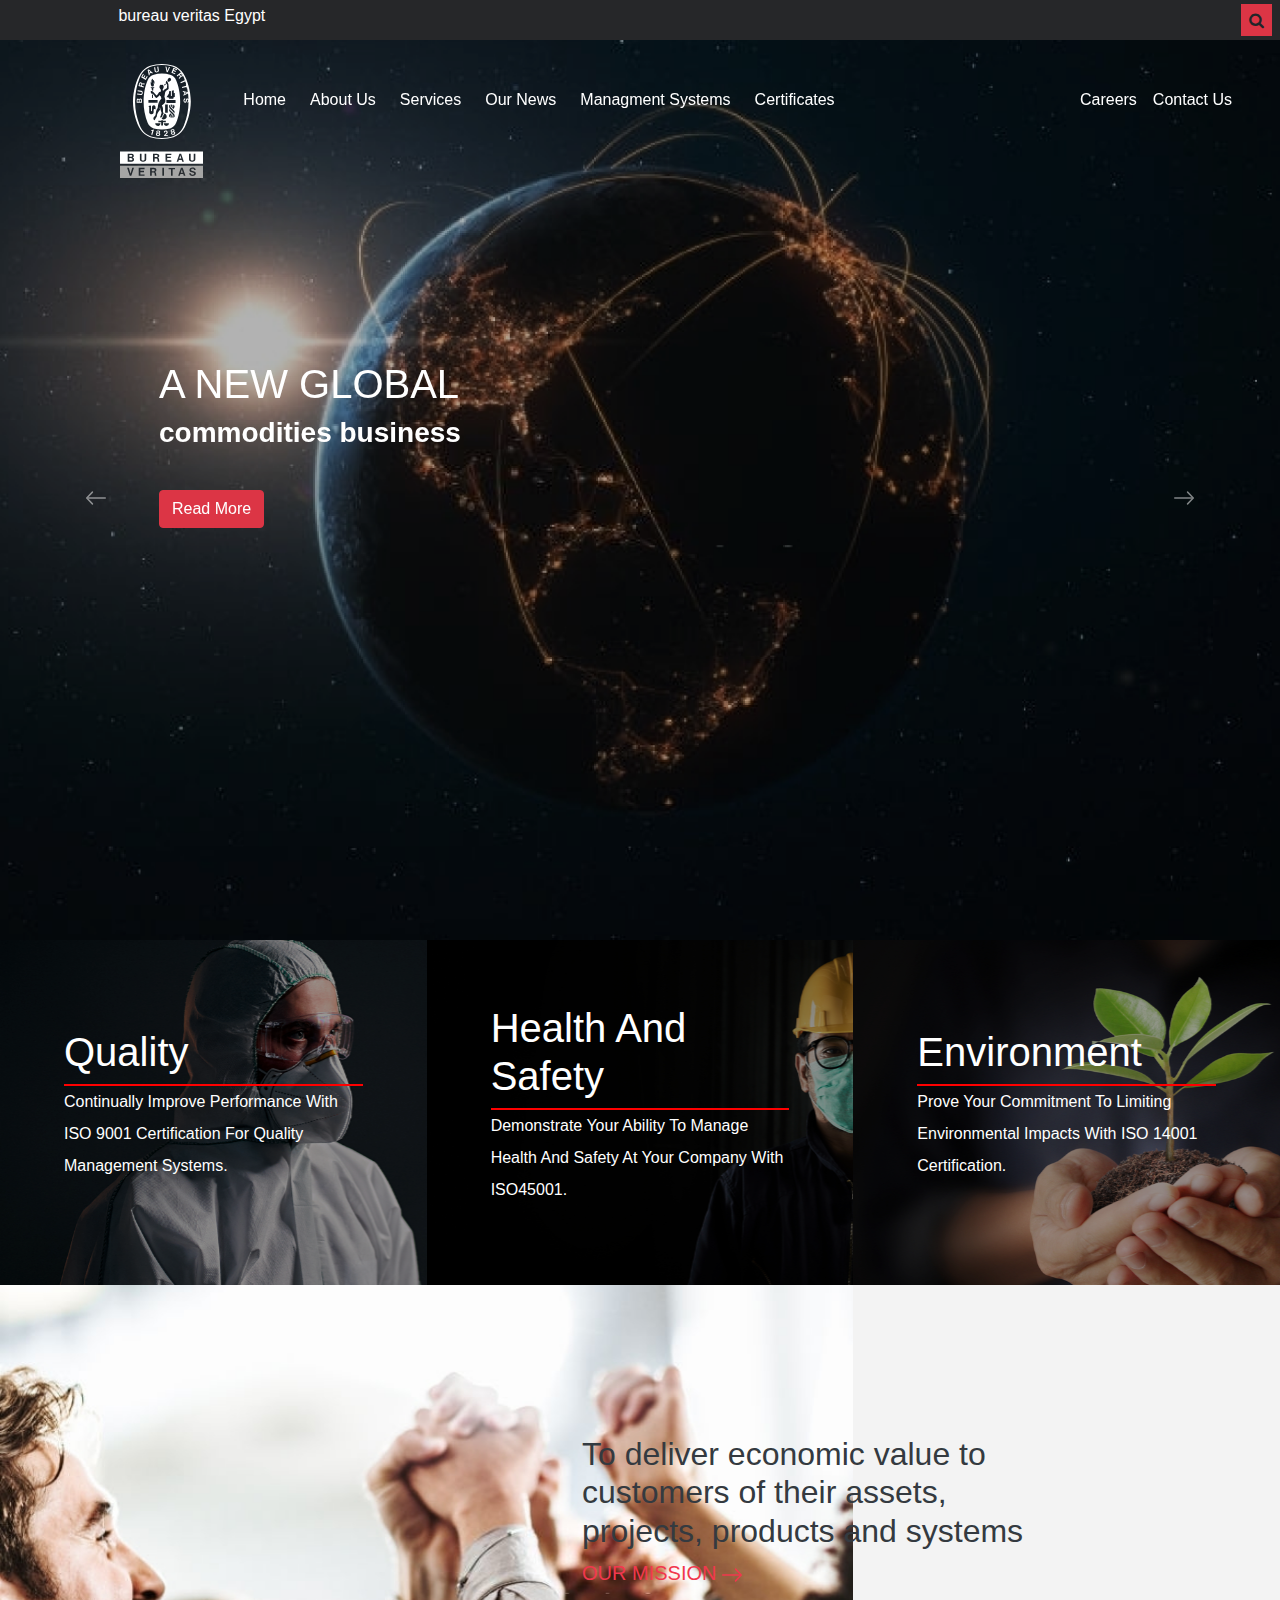
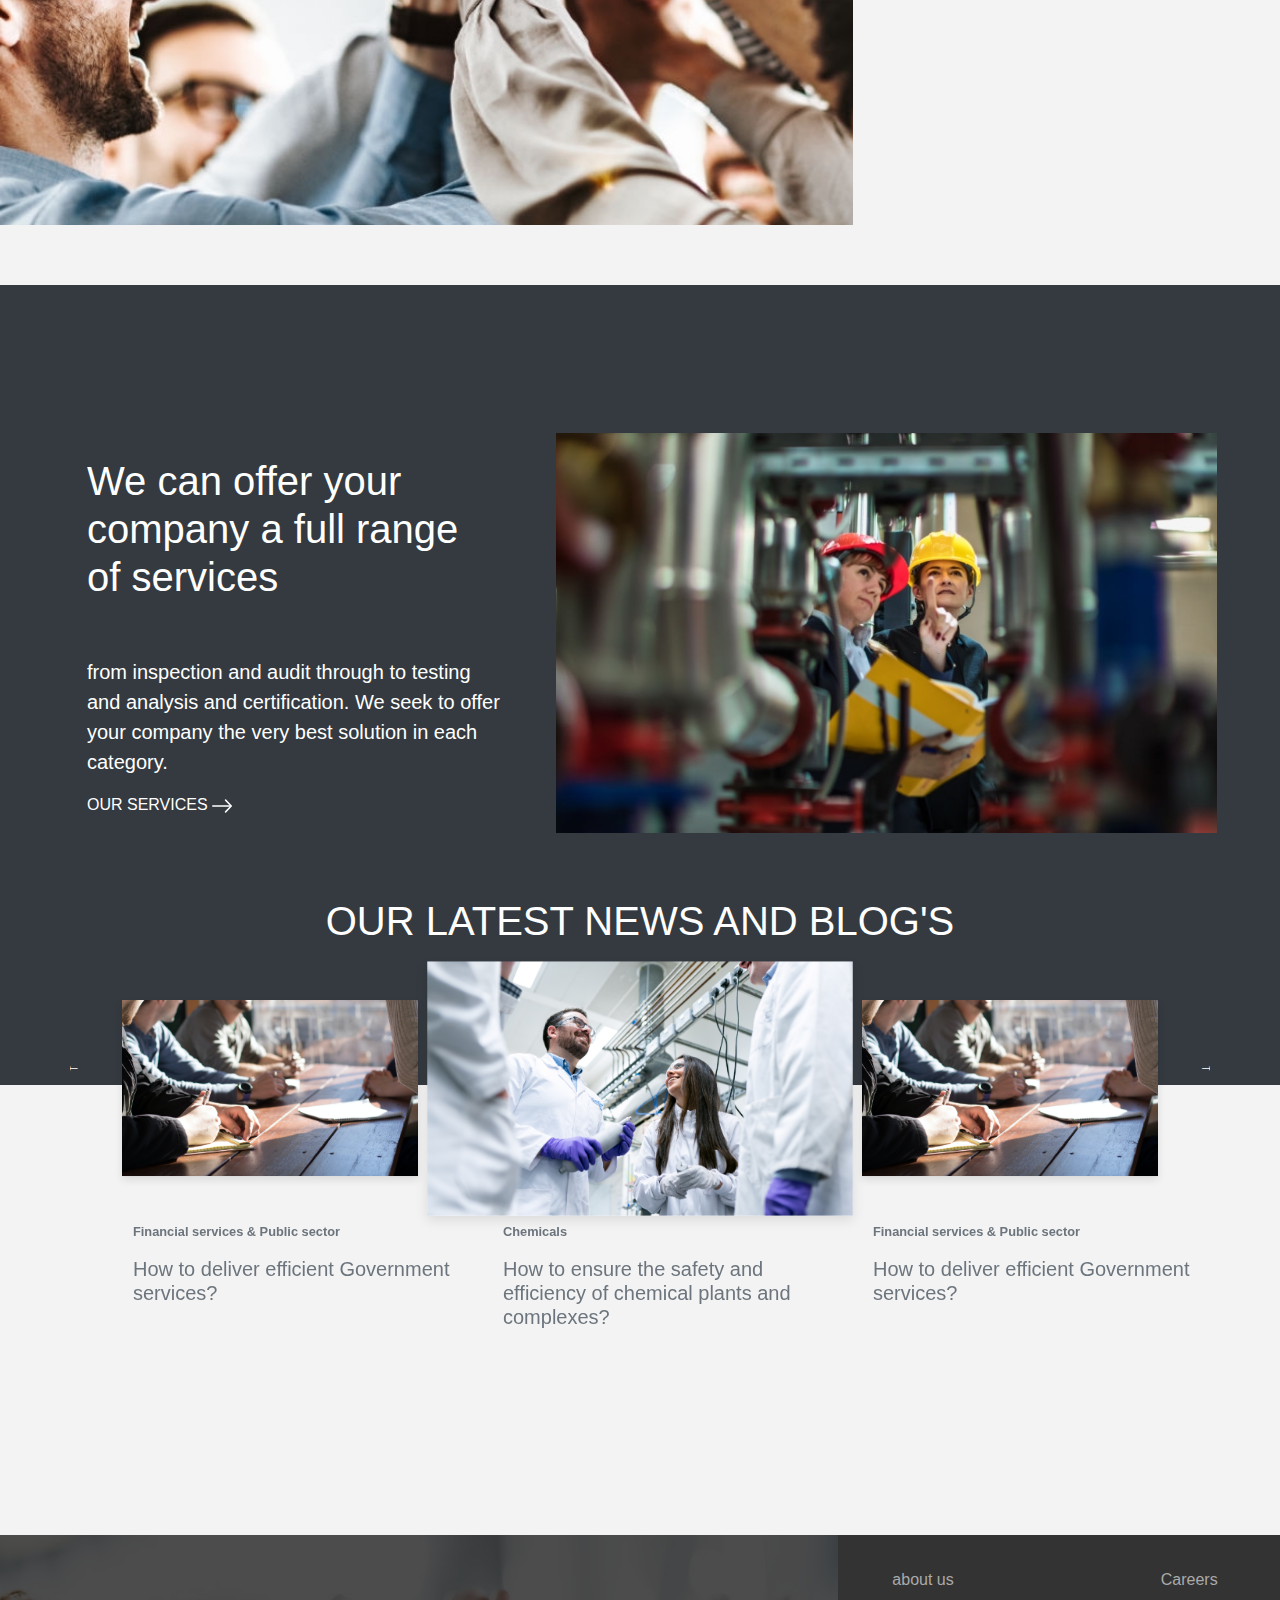
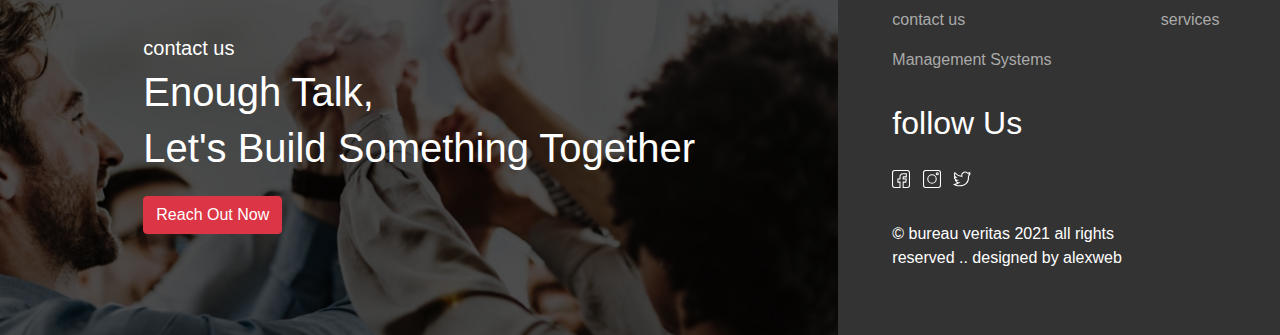
<file: index.html>
<html>

<head>
   <meta charset="UTF-8">
   <meta http-equiv="X-UA-Compatible" content="IE=edge">
   <meta name="viewport" content="width=device-width, initial-scale=1.0">
   <title>Home</title>
   <link rel="stylesheet" class="links-foot" href="css/style.css">
   <!-- //cdn owl -->
   <link rel="stylesheet" href="OwlCarousel2-2.3.4/dist/assets/owl.carousel.min.css">
   <link rel="stylesheet" href="OwlCarousel2-2.3.4/dist/assets/owl.theme.default.min.css">
   <link rel="stylesheet" href="https://cdnjs.cloudflare.com/ajax/libs/font-awesome/4.7.0/css/font-awesome.min.css">
   <link rel="stylesheet" href="https://maxcdn.bootstrapcdn.com/bootstrap/4.5.2/css/bootstrap.min.css">
   <script src="https://ajax.googleapis.com/ajax/libs/jquery/3.5.1/jquery.min.js"></script>
   <script src="https://cdnjs.cloudflare.com/ajax/libs/popper.js/1.16.0/umd/popper.min.js"></script>
   <script src="https://maxcdn.bootstrapcdn.com/bootstrap/4.5.2/js/bootstrap.min.js"></script>
</head>

<body>
   <header>
      <div class="mb-auto  p-1 top-nav">


         <div class="d-flex justify-content-between   ">
            <div class="comp-name  text-white">bureau veritas Egypt</div>

            <div class="p-2 mr-1 bg-danger"> <i class="fa fa-search" aria-hidden="true"></i> </div>
         </div>

      </div>

      <nav class="navbar navbar-expand-sm bg-transparent mt-5 fixed-top">
         <div class="contanier d-flex justify-content-center align-items-center   collapse navbar-collapse"
            id="collapsibleNavbar">
            <div class="w-100">
               <div class="d-flex mb-3">
                  <div class="p-2">
                     <img src="assets/logo.svg" alt="logo" class="align-items-left logo">
                  </div>
                  <div class="p-2  ">
                     <ul class="navbar-nav d-flex flex-row m-3">
                        <li class="nav-item mr-2">
                           <a class="nav-link" href="index.html">Home</a>
                        </li>
                        <li class="nav-item mr-2">
                           <a class="nav-link" href="#">About Us</a>
                        </li>
                        <li class="nav-item mr-2">
                           <a class="nav-link" href="#">Services</a>
                        </li>
                        <li class="nav-item mr-2">
                           <a class="nav-link" href="news.html">Our News</a>
                        </li>
                        <li class="nav-item mr-2">
                           <a class="nav-link" href="#">Managment Systems</a>
                        </li>
                        <li class="nav-item mr-2">
                           <a class="nav-link" href="#">Certificates</a>
                        </li>
                     </ul>
                  </div>
                  <div class="p-2 ml-auto  ">
                     <ul class="navbar-nav d-flex flex-row m-3">
                        <li class="nav-item">
                           <a class="nav-link" href="#">Careers</a>
                        </li>
                        <li class="nav-item">
                           <a class="nav-link" href="#">Contact Us</a>
                        </li>
                     </ul>
                  </div>
               </div>
            </div>
         </div>
      </nav>
   </header>
   <!-- <main> -->
   <div class="contanier   carousel slide" data-ride="carousel" id="carousel">
      <div class="myCarousel position-relative ">
         <div class="content text-white  position-absolute top-30 start-30">
            <div class="mask  rgba-gradient align-items-center">
               <div class="container ">
                  <div class="row  w-100 mt-5">
                     <div class="col-md-12 col-12   w-100 mb-5  white-text text-center text-md-left ">
                        <div class="about-carousel ml-5">
                           <h3 class="h3-responsive  wow fadeInLeft  Helvetica " data-wow-delay="0.3s">A NEW GLOBAL
                           </h3>
                           <h3 class="mb-3 wow fadeInLeft  font-weight-bolder" data-wow-delay="0.3s"> commodities
                              business</h3>
                           <div class="row mt-3  ">
                              <div class="col-4 mt-4 text-justify ">
                                 <a class="text-decoration-none btn btn-danger text-white" href="#">Read More </a>
                              </div>
                           </div>
                        </div>
                     </div>
                  </div>
               </div>
            </div>
         </div>

         <!-- The slideshow -->
         <div class="carousel-inner">
            <div class="carousel-item active">
               <div class="image-carousel h-100">
                  <div class="section-1-over-lay mask h-100 w-100">
                  </div>
               </div>
            </div>
            <div class="carousel-item">
               <div class="image-carousel h-100">
                  <div class="section-1-over-lay mask h-100 w-100">
                  </div>
               </div>
            </div>
            <div class="carousel-item">
               <div class="image-carousel h-100">
                  <div class="section-1-over-lay mask  h-100 w-100">
                  </div>
               </div>
            </div>
         </div>
         <!-- Left and right controls -->
         <!-- <a class="carousel-control-next" href="#carousel" data-slide="next">
               </a> -->
         <a class="carousel-control-next" href="#carousel" data-slide="next">
            <span class="mt-3"><img src="assets/arrow-carousel.svg" alt=""> </span>
         </a>
         <a class="carousel-control-prev" href="#carousel" data-slide="prev">
            <span class="mt-3"><img src="assets/leftArrow.svg" alt=""> </span>
         </a>
      </div>
   </div>
   <!-- ----------------------------start section after carousel------------------------------------ -->

   <section class="after-carousel ">
      <div class="row mx-0  ">
         <div class="col-md-4 col-12 p-0" style="height: 345px;">
            <div class="section-2-img mask  w-100">
               <div class="section-2-over-lay   ">
                  <div class="  d-flex justify-content-center align-items-center"
                     style="width: 70%; height: 100%;margin: auto;">
                     <div>
                        <h1 class="text-white centered Helvetica bold">Quality</h1>
                        <div style="border-bottom: 2px solid red; align-items: center;"> </div>
                        <p class="text-white line_height">Continually Improve Performance With ISO 9001 Certification
                           For Quality Management Systems.</p>
                     </div>
                  </div>
               </div>
            </div>
         </div>
         <div class="col-md-4 col-12 p-0" style="height: 345px;">
            <div class="section-2-img2 mask  w-100">
               <div class="section-2-over-lay">
                  <div class="  d-flex justify-content-center align-items-center"
                     style="width: 70%; height: 100%;margin: auto;">
                     <div>
                        <h1 class="text-white centered Helvetica bold">Health And Safety</h1>
                        <div style="border-bottom: 2px solid red; align-items: center;"> </div>
                        <p class="text-white line_height">Demonstrate Your Ability To Manage Health And Safety At Your
                           Company With ISO45001.</p>
                     </div>
                  </div>
               </div>
            </div>
         </div>
         <div class="col-md-4 col-12 p-0" style="height: 345px;">
            <div class="section-2-img3 mask  w-100">
               <div class="section-2-over-lay">
                  <div class="  d-flex justify-content-center align-items-center"
                     style="width: 70%; height: 100%;margin: auto;">
                     <div>
                        <h1 class="text-white centered Helvetica bold">Environment</h1>
                        <div style="border-bottom: 2px solid red; align-items: center;"> </div>
                        <p class="text-white line_height">Prove Your Commitment To Limiting Environmental Impacts With
                           ISO 14001 Certification.</p>
                     </div>
                  </div>
               </div>
            </div>

         </div>
      </div>
   </section>

   <!-- ----------------------------end section after carousel------------------------------------ -->
   <!-- ----------------------------start section our - mession ------------------------------------ -->

   <section class="sec-enviroment" style="height: 600px; ">
      <div class="row  mx-0  h-100">
         <div class="col-md-8 col-8 p-0 enviroment">

         </div>
         <div class="col-md-4 col-4  p-0 enviroment2">

         </div>
         <div class="ababbaba  justify-content-center align-items-center text-dark  centered Helvetica ">
            <h2> To deliver economic value to customers of their assets, projects, products and systems</h2>
            <div>
               <a class="centered OUR-MISSION" href="#">OUR MISSION <span> <img
                        src="assets/Icon feather-arrow-right.svg" alt="" srcset=""> </span></a>
            </div>
         </div>
      </div>
   </section>
   <!-- ----------------------------end section our - mession ------------------------------------ -->
   <!-- ----------------------------start section our - services ------------------------------------ -->
   <section class="our-services bg-dark d-flex justify-content-center align-items-center" style="height: 800px; ">
      <!-- services -->
      <div class="container-fluid mx-5 mt-3 ">
         <div class=" row mb-3">
            <div class="  col-md-5   ">
               <div class="  p-4 our-ser">
                  <h2 class="Helvetica text-white">We can offer your <span class="h1">company</span> a full range of
                     services</h2>
                  <p class="p-service text-white pt-5">from inspection and audit through to testing and analysis and
                     certification. We seek to offer your company the very best solution in each category.</p>
                  <div>
                     <a class="centered-service OUR-MISSION-anchor text-white" href="#">OUR SERVICES <span> <img
                              src="assets/Icon feather-arrow-right-white.svg" alt="" srcset=""> </span> </a>
                  </div>
               </div>
            </div>


            <div class="  col-md-7  ">
               <div class=" our-ser bg-our-ser ">

               </div>
            </div>
         </div>
         <div class="row d-flex justify-content-center align-items-center">
            <div class="  mt-5 col-md-8   ">
               <div>

                  <h1 class="text-center Helvetica text-white">OUR LATEST NEWS AND BLOG'S</h1>
               </div>
            </div>

         </div>

      </div>

   </section>
   <!-- ----------------------------end section our - services ------------------------------------ -->



   <!---------------------- News ---------------------->
   <section class="news">



      <div class="news-wrapper">
         <div class="container">
            <div class="news-padding">
               <div class="news-slider owl-carousel">
                  <div class="item">
                     <img src="./assets/owl-1.png" alt="" title="">
                     <div class="item-caption mt-2 pt-3 pl-5">
                        <small class="text-muted font-weight-bold upper-case">Chemicals</small>
                        <h5 class="text-muted camel-case mt-3">How to ensure the safety and efficiency of chemical
                           plants and complexes?</h5>
                     </div>
                  </div>
                  <div class="item">
                     <img src="./assets/owl-3.png " alt="" title="">
                     <div class="item-caption mt-2 pt-3 pl-5">
                        <small class="text-muted font-weight-bold upper-case">Financial services & Public sector</small>
                        <h5 class="text-muted camel-case mt-3">How to deliver efficient Government services?</h5>
                     </div>
                  </div>
                  <div class="item">
                     <img src="./assets/owl-2.png" alt="" title="">
                     <div class="item-caption mt-2 pt-3 pl-5">
                        <small class="text-muted font-weight-bold upper-case">Power & Utilities</small>
                        <h5 class="text-muted camel-case mt-3">How to adapt to a changing business environment?</h5>
                     </div>
                  </div>
                  <div class="item">
                     <img src="./assets/owl-1.png" alt="" title="">
                     <div class="item-caption mt-2 pt-3 pl-5">
                        <small class="text-muted font-weight-bold upper-case">Chemicals</small>
                        <h5 class="text-muted camel-case mt-3">How to ensure the safety and efficiency of chemical
                           plants and complexes?</h5>
                     </div>
                  </div>
                  <div class="item">
                     <img src="./assets/owl-3.png " alt="" title="">
                     <div class="item-caption mt-2 pt-3 pl-5">
                        <small class="text-muted font-weight-bold upper-case">Financial services & Public sector</small>
                        <h5 class="text-muted camel-case mt-3">How to deliver efficient Government services?</h5>
                     </div>
                  </div>
               </div>
            </div>
         </div>
      </div>

   </section>

   <footer class="text-white  footer">
      <!-- <div class="contanier"> -->
      <div class="row mx-0">
         <div class="col-md-8 pl-0 mb-4 mb-md-0">
            <div class="bg-footer">
               <div class="footer-over-lay mask d-flex justify-content-center align-items-center h-100 w-100">
                  <div class="text-white">
                     <h5>contact us</h5>
                     <h1>Enough Talk,</h1>
                     <h2 class="Helvetica">Let's Build Something Together</h2>
                     <a href="" class="btn btn-danger mt-3">Reach Out Now</a>
                  </div>

               </div>
            </div>
         </div>



         <div class=" col-md-4 mb-4 mb-md-0">
            <div class="contanier h-100 d-flex justify-content-center align-items-center pl-4  ">

               <div class="row">
                  <div class="col-8 mb-3   ">
                     <a class="" href="#">about us</a>
                  </div>
                  <div class="col-4 mb-3">
                     <a href="#">Careers</a>
                  </div>
                  <div class="col-8 mb-3">
                     <a href="#">contact us</a>
                  </div>
                  <div class="col-4 mb-3">
                     <a href="#">services</a>
                  </div>
                  <div class="col-8 mb-3">
                     <a href="#">Management Systems</a>
                  </div>
                  <div class="col-4 mb-3">
                     <a href="#"> </a>
                  </div>
                  <div class="col-8 mt-3 mb-3">
                     <a>
                        <h2>follow Us</h2>
                     </a>
                  </div>
                  <div class="col-4 mb-3">

                  </div>
                  <div class="col-8 mb-3">
                     <a class=" mr-2 " href="#"> <img src="assets/facebook-icon.svg"> </a>
                     <a class=" mr-2 " href="#"> <img src="assets/insta-icon.svg"> </a>
                     <a class=" mr-2 " href="#"> <img src="assets/twitter-icon.svg"> </a>
                  </div>
                  <div class="col-4 mb-3">
                     <a href="#"> </a>
                  </div>
                  <div class="col-8 mt-3 mb-3">
                     <div>© bureau veritas 2021 all rights reserved .. designed by alexweb</div>
                  </div>
                  <div class="col-4 mb-3">
                     <a href="#"> </a>
                  </div>
                  <div class="col-8 mb-3">


                  </div>
                  <div class="col-4 mb-3">
                     <a href="#"> </a>
                  </div>


               </div>
            </div>

         </div>
      </div>
      <!-- </div> -->
      <!-- </div>

      </div> -->

   </footer>
   <script src="https://cdnjs.cloudflare.com/ajax/libs/jquery/3.5.1/jquery.min.js"
      integrity="sha512-bLT0Qm9VnAYZDflyKcBaQ2gg0hSYNQrJ8RilYldYQ1FxQYoCLtUjuuRuZo+fjqhx/qtq/1itJ0C2ejDxltZVFg=="
      crossorigin="anonymous" referrerpolicy="no-referrer"></script>
   <script src="OwlCarousel2-2.3.4/dist/owl.carousel.min.js"></script>
   <script src="js/customs.js"></script>
</body>

</html>
</file>
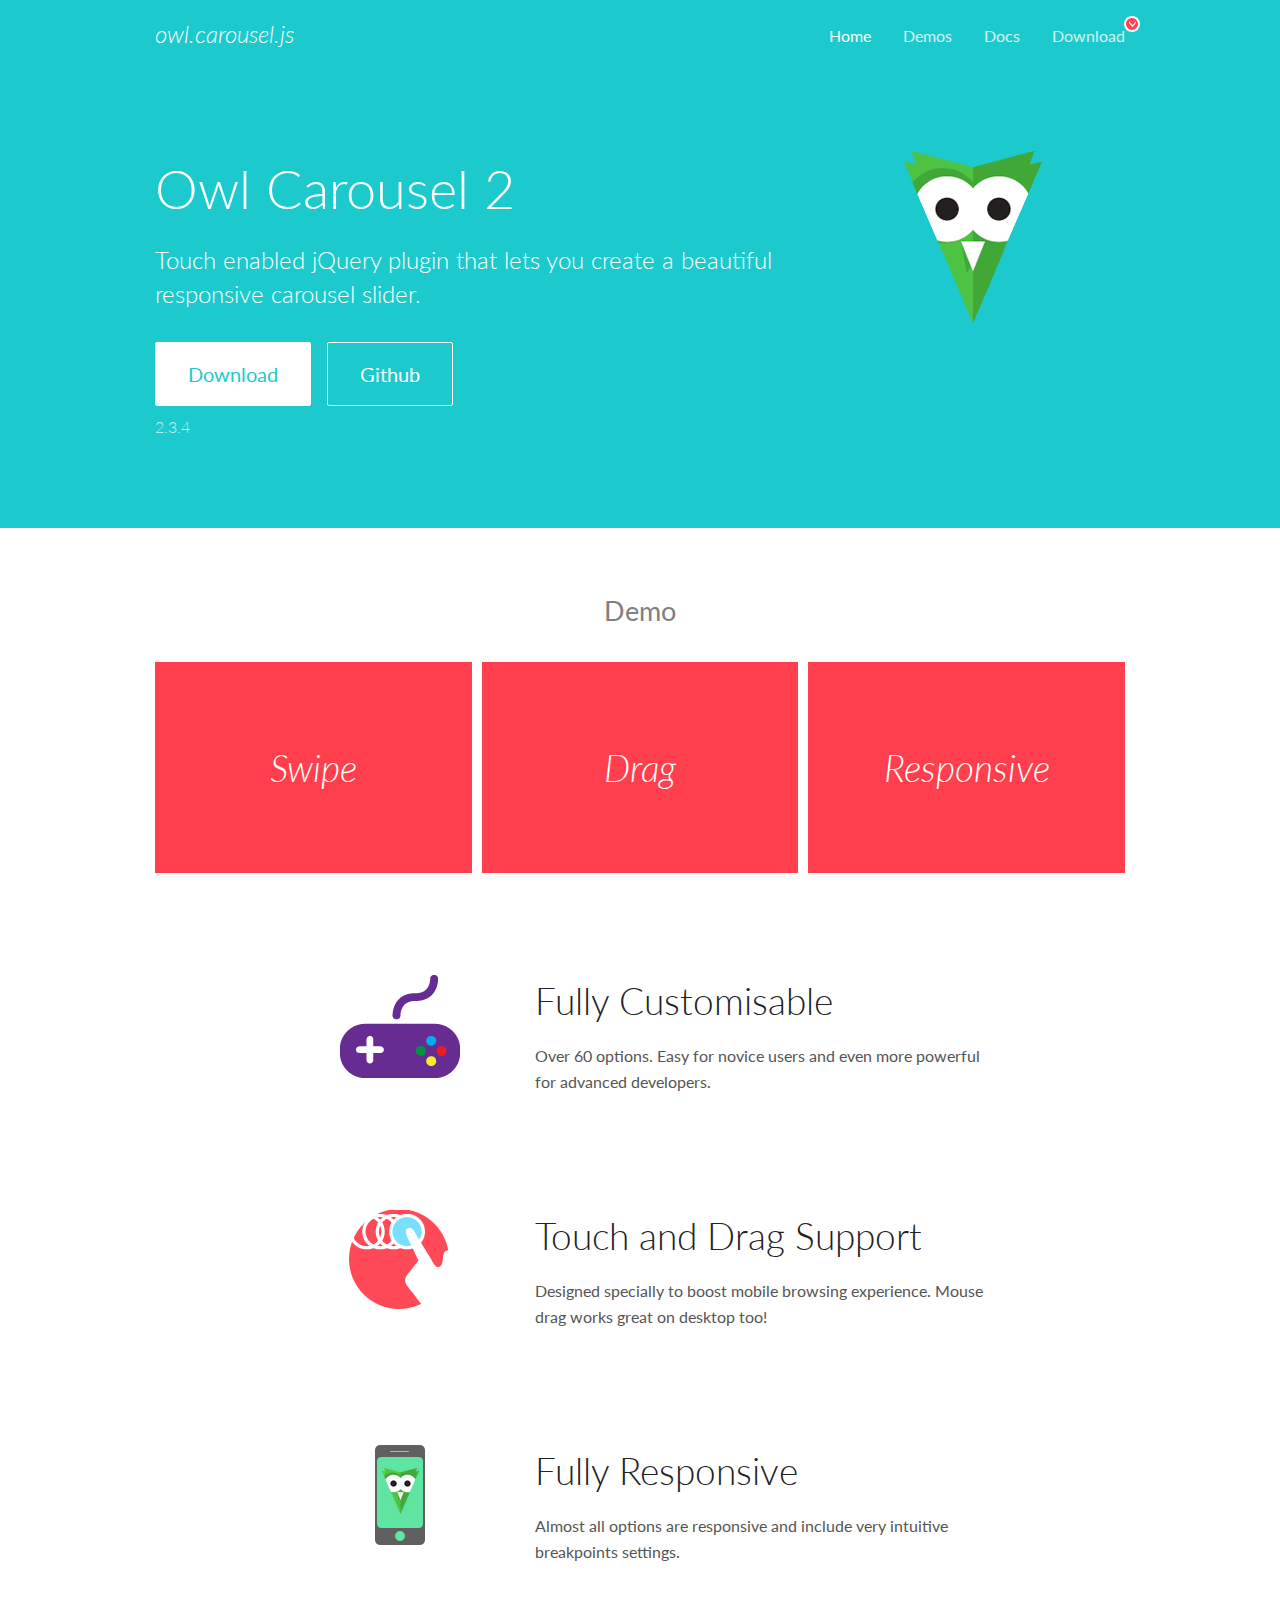
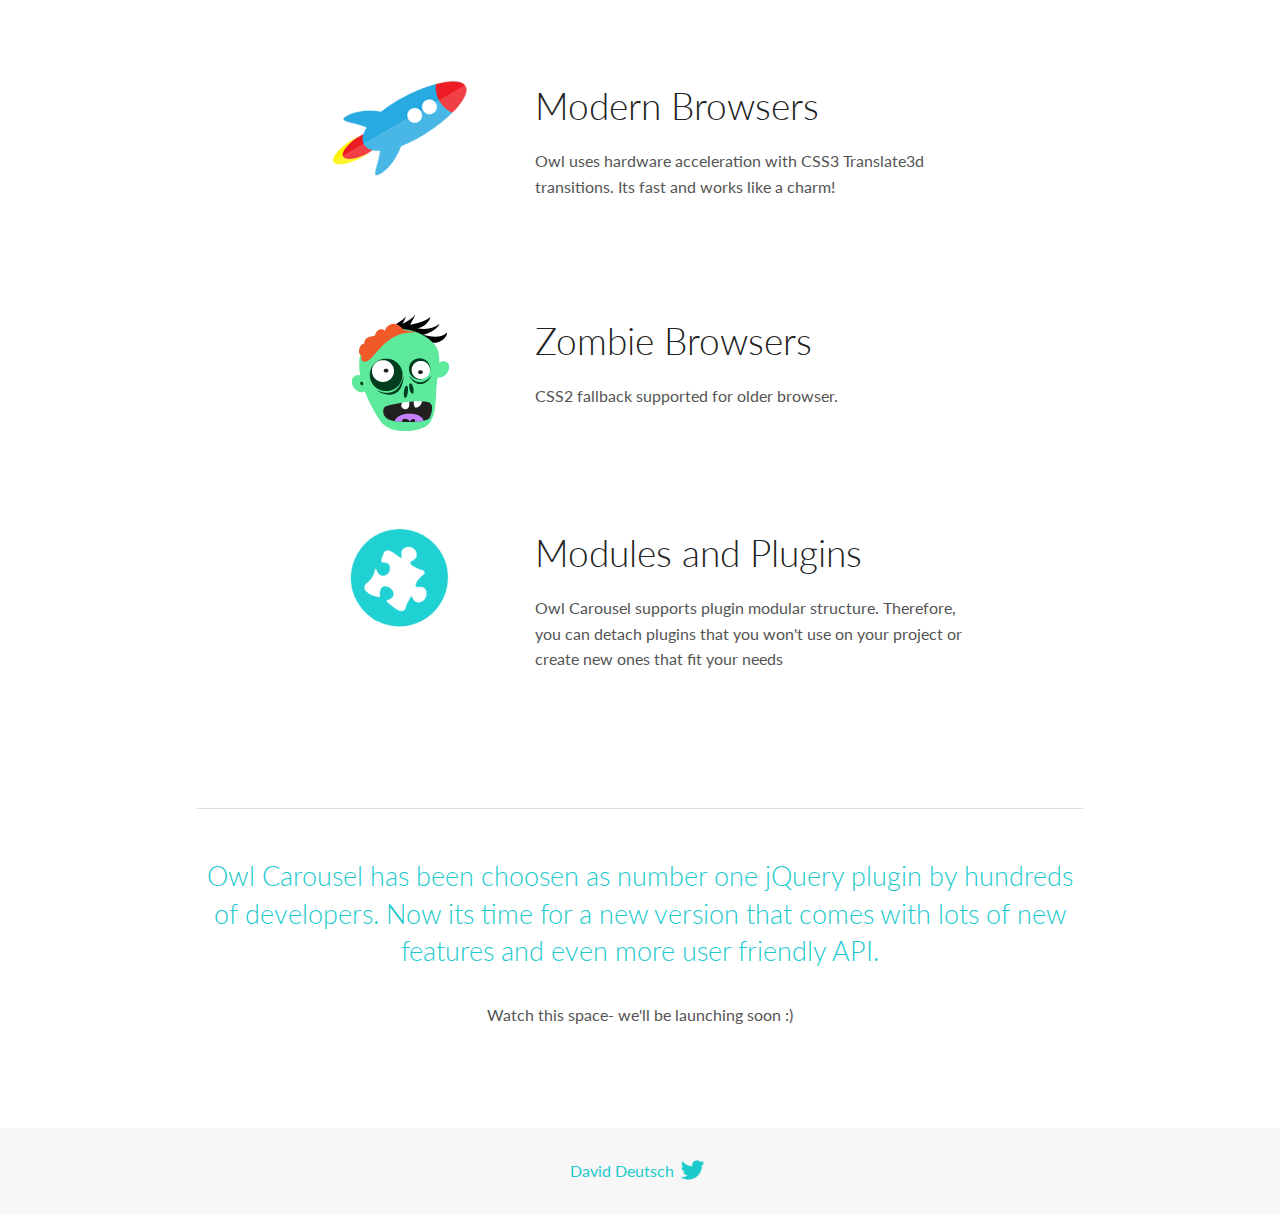
<file: OwlCarousel2-2.3.4/docs/index.html>
<!DOCTYPE html>
<html lang="en">
  <head>

    <!-- head -->
    <meta charset="utf-8">
    <meta name="msapplication-tap-highlight" content="no" />
    <meta name="viewport" content="width=device-width, initial-scale=1.0" />
    <meta name="description" content="Touch enabled jQuery plugin that lets you create beautiful responsive carousel slider.">
    <meta name="author" content="David Deutsch">
    <title>
      Home | Owl Carousel | 2.3.4
    </title>

    <!-- Stylesheets -->
    <link href='https://fonts.googleapis.com/css?family=Lato:300,400,700,400italic,300italic' rel='stylesheet' type='text/css'>
    <link rel="stylesheet" href="assets/css/docs.theme.min.css">

    <!-- Owl Stylesheets -->
    <link rel="stylesheet" href="assets/owlcarousel/assets/owl.carousel.min.css">
    <link rel="stylesheet" href="assets/owlcarousel/assets/owl.theme.default.min.css">

    <!-- HTML5 shim and Respond.js IE8 support of HTML5 elements and media queries -->

    <!--[if lt IE 9]>
      <script src="https://oss.maxcdn.com/libs/html5shiv/3.7.0/html5shiv.js"></script>
      <script src="https://oss.maxcdn.com/libs/respond.js/1.3.0/respond.min.js"></script>
    <![endif]-->

    <!-- Favicons -->
    <link rel="apple-touch-icon-precomposed" sizes="144x144" href="assets/ico/apple-touch-icon-144-precomposed.png">
    <link rel="shortcut icon" href="assets/ico/favicon.png">
    <link rel="shortcut icon" href="favicon.ico">

    <!-- Yeah i know js should not be in header. Its required for demos.-->

    <!-- javascript -->
    <script src="assets/vendors/jquery.min.js"></script>
    <script src="assets/owlcarousel/owl.carousel.js"></script>
  </head>
  <body>

    <!-- header -->
    <header class="header">
      <div class="row">
        <div class="large-12 columns">
          <div class="brand left">
            <h3>
              <a href="/OwlCarousel2/">owl.carousel.js</a> 
            </h3>
          </div>
          <a id="toggle-nav" class="right">
            <span></span> <span></span> <span></span> 
          </a> 
          <div class="nav-bar">
            <ul class="clearfix">
              <li class="active">
                <a href="/OwlCarousel2/index.html">Home</a> 
              </li>
              <li> <a href="/OwlCarousel2/demos/demos.html">Demos</a>  </li>
              <li> <a href="/OwlCarousel2/docs/started-welcome.html">Docs</a>  </li>
              <li>
                <a href="https://github.com/OwlCarousel2/OwlCarousel2/archive/2.3.4.zip">Download</a> 
                <span class="download"></span> 
              </li>
            </ul>
          </div>
        </div>
      </div>
    </header>

    <!-- home panel -->
    <section id="hero">
      <div class="row">
        <div class="large-8 medium-8 columns">
          <h1>Owl Carousel 2</h1>
          <h4>Touch enabled jQuery plugin that lets you create a beautiful responsive carousel slider.</h4>
          <a href="https://github.com/OwlCarousel2/OwlCarousel2/archive/2.3.4.zip" class="hero-button">Download</a> 
          <a href="https://github.com/OwlCarousel2/OwlCarousel2" class="hero-button outline">Github</a> 
          <p>2.3.4</p>
        </div>
        <div class="large-4 medium-4 columns">
          <img class="owl-logo" src="assets/img/owl-logo.png" alt="mr. Owl">
        </div>
      </div>
    </section>

    <!-- body -->
    <div class="home-demo">
      <div class="row">
        <div class="large-12 columns">
          <h3>Demo</h3>
          <div class="owl-carousel">
            <div class="item">
              <h2>Swipe</h2>
            </div>
            <div class="item">
              <h2>Drag</h2>
            </div>
            <div class="item">
              <h2>Responsive</h2>
            </div>
            <div class="item">
              <h2>CSS3</h2>
            </div>
            <div class="item">
              <h2>Fast</h2>
            </div>
            <div class="item">
              <h2>Easy</h2>
            </div>
            <div class="item">
              <h2>Free</h2>
            </div>
            <div class="item">
              <h2>Upgradable</h2>
            </div>
            <div class="item">
              <h2>Tons of options</h2>
            </div>
            <div class="item">
              <h2>Infinity</h2>
            </div>
            <div class="item">
              <h2>Auto Width</h2>
            </div>
          </div>
        </div>
      </div>
    </div>
    <script>
      var owl = $('.owl-carousel');
      owl.owlCarousel({
        margin: 10,
        loop: true,
        responsive: {
          0: {
            items: 1
          },
          600: {
            items: 2
          },
          1000: {
            items: 3
          }
        }
      })
    </script>

    <!-- features -->
    <div id="features">
      <div class="row">
        <div class="small-12 medium-9 small-centered columns">
          <section class="row feature">
            <div class="medium-4 small-12 columns">
              <img src="assets/img/feature-options.png" alt="">
            </div>
            <div class="medium-8 small-12 columns">
              <h2>Fully Customisable</h2>
              <p>Over 60 options. Easy for novice users and even more powerful for advanced developers.</p>
            </div>
          </section>
          <section class="row feature">
            <div class="medium-4 small-12 columns">
              <img src="assets/img/feature-drag.png" alt="">
            </div>
            <div class="medium-8 small-12 columns">
              <h2>Touch and Drag Support</h2>
              <p>Designed specially to boost mobile browsing experience. Mouse drag works great on desktop too!</p>
            </div>
          </section>
          <section class="row feature">
            <div class="medium-4 small-12 columns">
              <img src="assets/img/feature-responsive.png" alt="">
            </div>
            <div class="medium-8 small-12 columns">
              <h2>Fully Responsive</h2>
              <p>Almost all options are responsive and include very intuitive breakpoints settings.</p>
            </div>
          </section>
          <section class="row feature">
            <div class="medium-4 small-12 columns">
              <img src="assets/img/feature-modern.png" alt="">
            </div>
            <div class="medium-8 small-12 columns">
              <h2>Modern Browsers</h2>
              <p>Owl uses hardware acceleration with CSS3 Translate3d transitions. Its fast and works like a charm! </p>
            </div>
          </section>
          <section class="row feature">
            <div class="medium-4 small-12 columns">
              <img src="assets/img/feature-zombie.png" alt="">
            </div>
            <div class="medium-8 small-12 columns">
              <h2>Zombie Browsers</h2>
              <p>CSS2 fallback supported for older browser.</p>
            </div>
          </section>
          <section class="row feature">
            <div class="medium-4 small-12 columns">
              <img src="assets/img/feature-module.png" alt="">
            </div>
            <div class="medium-8 small-12 columns">
              <h2>Modules and Plugins</h2>
              <p>Owl Carousel supports plugin modular structure. Therefore, you can detach plugins that you won&#x27;t use on your project or create new ones that fit your needs</p>
            </div>
          </section>
        </div>
      </div>
    </div>

    <!-- footer -->
    <section id="teaser-text">
      <div class="row">
        <div class="small-12 medium-11 small-centered columns">
          <hr>
          <h3 id="owl-carousel-has-been-choosen-as-number-one-jquery-plugin-by-hundreds-of-developers-now-its-time-for-a-new-version-that-comes-with-lots-of-new-features-and-even-more-user-friendly-api-">Owl Carousel has been choosen as number one jQuery plugin by hundreds of developers. Now its time for a new version that comes with lots of new features and even more user friendly API.</h3>
          <p>Watch this space- we&#39;ll be launching soon :)</p>
        </div>
      </div>
    </section>

    <!-- footer -->
    <footer class="footer">
      <div class="row">
        <div class="large-12 columns">
          <h5>
            <a href="/OwlCarousel2/docs/support-contact.html">David Deutsch</a> 
            <a id="custom-tweet-button" href="https://twitter.com/share?url=https://github.com/OwlCarousel2/OwlCarousel2&text=Owl Carousel - This is so awesome! " target="_blank"></a> 
          </h5>
        </div>
      </div>
    </footer>

    <!-- vendors -->
    <script src="assets/vendors/highlight.js"></script>
    <script src="assets/js/app.js"></script>
  </body>
</html>
</file>
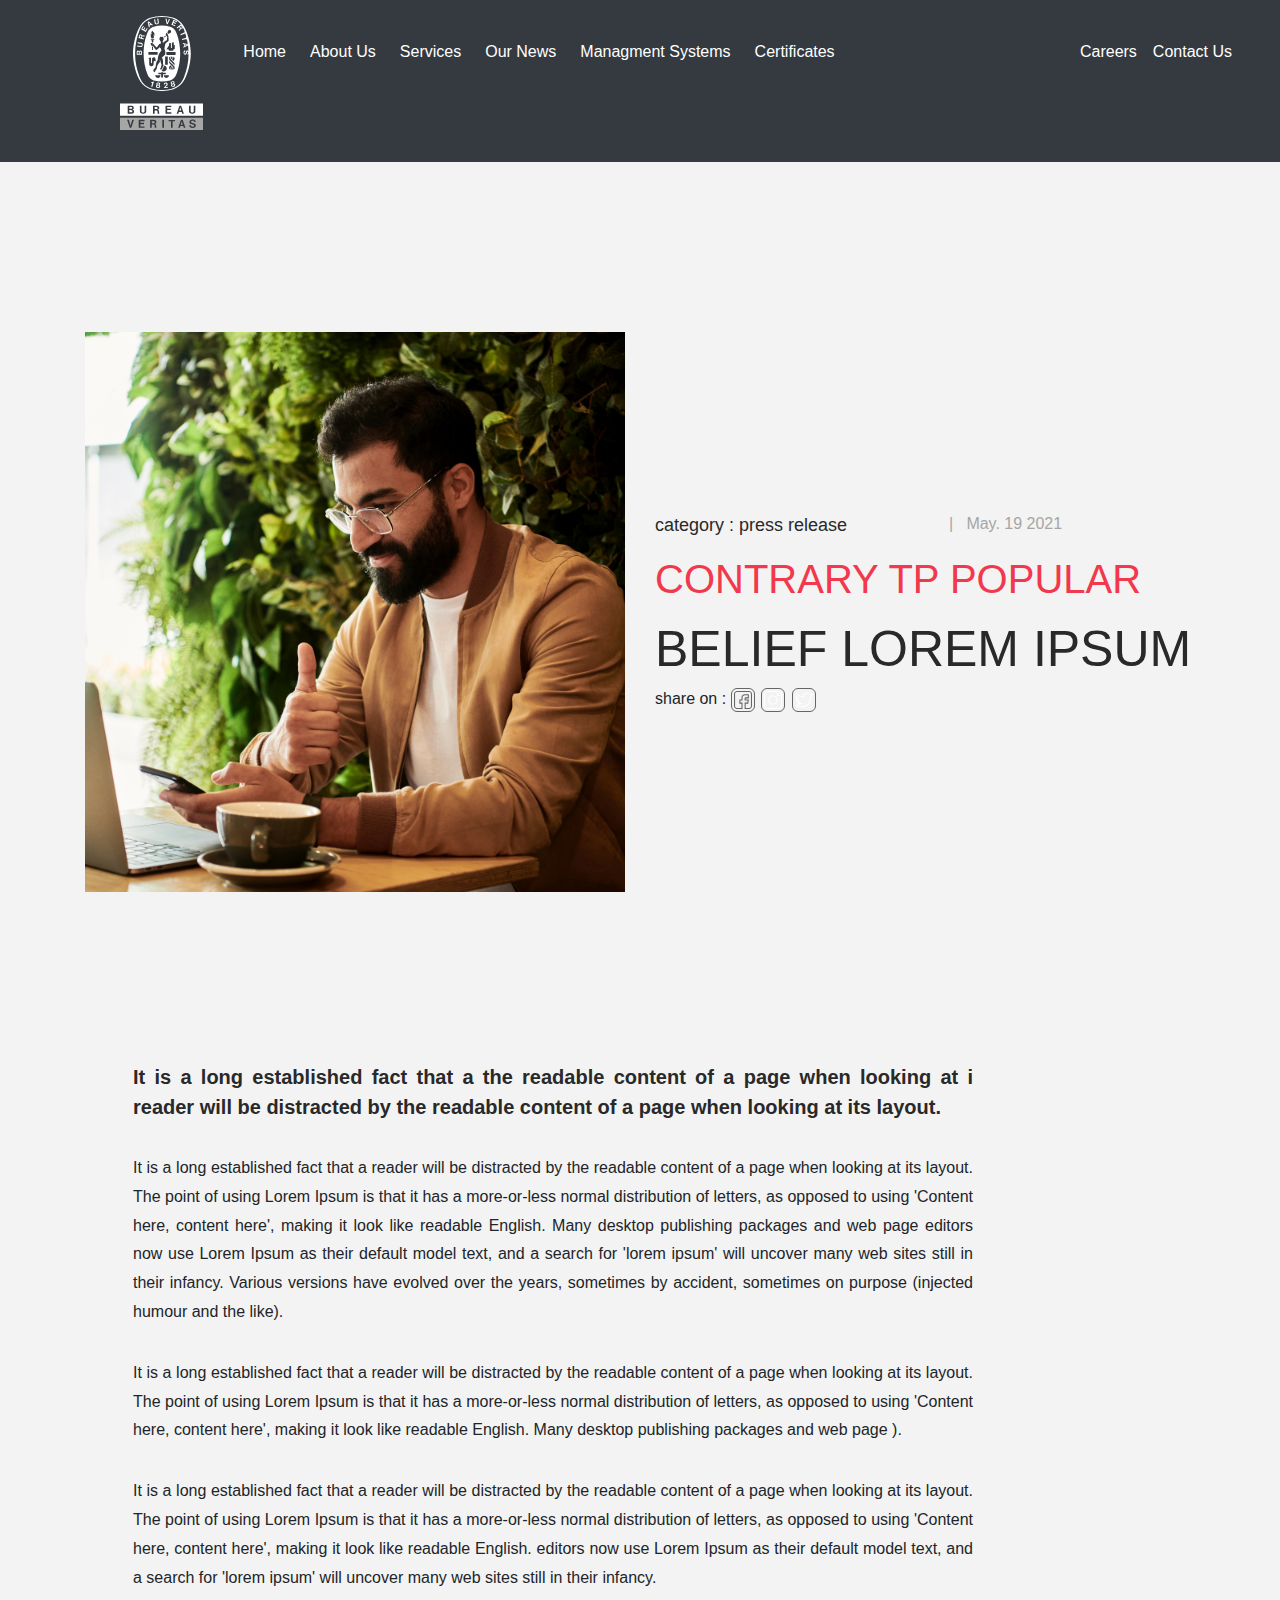
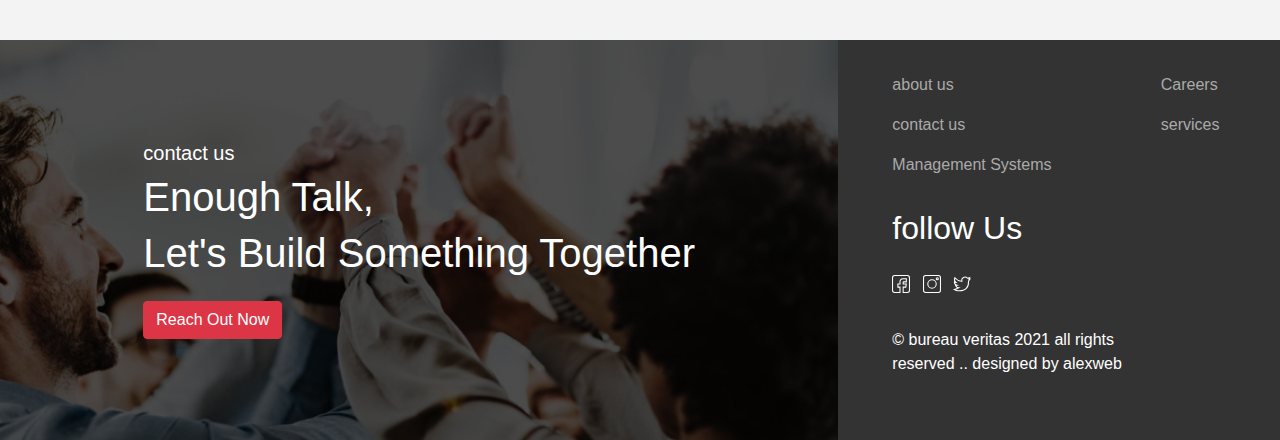
<file: single-new.html>
<!DOCTYPE html>
<html lang="en">

<head>
   <meta charset="UTF-8">
   <meta http-equiv="X-UA-Compatible" content="IE=edge">
   <meta name="viewport" content="width=device-width, initial-scale=1.0">
   <title>Home</title>
   <link rel="stylesheet" class="links-foot" href="css/single-new.css">
   <link rel="stylesheet" class="links-foot" href="css/style.css">
   <link rel="stylesheet" class="links-foot" href="css/news.css">
   <!-- //cdn owl -->
   <link rel="stylesheet" href="OwlCarousel2-2.3.4/dist/assets/owl.carousel.min.css">
   <link rel="stylesheet" href="OwlCarousel2-2.3.4/dist/assets/owl.theme.default.min.css">
   <link rel="stylesheet" href="https://cdnjs.cloudflare.com/ajax/libs/font-awesome/4.7.0/css/font-awesome.min.css">
   <link rel="stylesheet" href="https://cdnjs.cloudflare.com/ajax/libs/font-awesome/5.15.3/css/all.min.css">

   <link rel="stylesheet" href="https://maxcdn.bootstrapcdn.com/bootstrap/4.5.2/css/bootstrap.min.css">
   <script src="https://ajax.googleapis.com/ajax/libs/jquery/3.5.1/jquery.min.js"></script>
   <script src="https://cdnjs.cloudflare.com/ajax/libs/popper.js/1.16.0/umd/popper.min.js"></script>
   <script src="https://maxcdn.bootstrapcdn.com/bootstrap/4.5.2/js/bootstrap.min.js"></script>
</head>

<body>
   <header>


      <nav class="navbar navbar-expand-sm  bg-dark">
         <div class="contanier d-md-flex justify-content-center align-items-center   collapse navbar-collapse"
            id="collapsibleNavbar">
            <div class="w-100">
               <div class="d-flex mb-3">
                  <div class="p-2">
                     <img src="assets/logo.svg" alt="logo" class="align-items-left logo">
                  </div>
                  <div class="p-2  ">
                     <ul class="navbar-nav d-flex flex-row m-3">
                        <li class="nav-item mr-2">
                           <a class="nav-link" href="index.html">Home</a>
                        </li>
                        <li class="nav-item mr-2">
                           <a class="nav-link" href="#">About Us</a>
                        </li>
                        <li class="nav-item mr-2">
                           <a class="nav-link" href="#">Services</a>
                        </li>
                        <li class="nav-item mr-2">
                           <a class="nav-link" href="news.html">Our News</a>
                        </li>
                        <li class="nav-item mr-2">
                           <a class="nav-link" href="#">Managment Systems</a>
                        </li>
                        <li class="nav-item mr-2">
                           <a class="nav-link" href="#">Certificates</a>
                        </li>
                     </ul>
                  </div>
                  <div class="p-2 ml-auto  ">
                     <ul class="navbar-nav d-flex flex-row m-3">
                        <li class="nav-item">
                           <a class="nav-link" href="#">Careers</a>
                        </li>
                        <li class="nav-item">
                           <a class="nav-link" href="#">Contact Us</a>
                        </li>
                     </ul>
                  </div>
               </div>
            </div>
         </div>
      </nav>
   </header>
   <!-- <main> -->
   <section class="body-news">
      <div class="container">
         <div class="row">

            <div class="col-12 col-md-6 ">
               <div class=" single d-flex justify-content-center align-items-center">
                  <img class="img-single" src="assets/single-new-1.png">
               </div>
            </div>
            <div class="col-12 col-md-6 ">
               <div class="content-single single d-flex justify-content-center align-items-center">

                  <div class="row">

                     <div class="col-6 mb-3">
                        <div class="single-new-category">

                           category : press release &nbsp;
                        </div>
                     </div>
                     <div class="col-5">
                        <div class="single-new-date">

                           &nbsp; | &nbsp; May. 19 2021
                        </div>
                     </div>


                     <div class="col-12 mb-2 ">
                        <h3 class="new-title Helvetica">CONTRARY TP POPULAR</h3>
                     </div>
                     <div class="col-12">
                        <h1 class="new-description"> BELIEF LOREM IPSUM </h1>
                     </div>
                     <div class="col-12">
                        <div class="share-on">
                           share on :
                           <img src="assets/fbk-icon-new.svg" class="icons">
                           <img src="assets/insta-icon.svg" class="icons">
                           <img src="assets/twitter-icon.svg" class="icons">
                        </div>
                     </div>
                  </div>
               </div>

            </div>
         </div>


         <div class="mx-5 d-flex justify-content-center align-items-center">
            <div class="row">
               <div class="col-10 col-md-10">

                  <div class="title-description">
                     It is a long established fact that a the readable content of a page when looking at i reader will
                     be distracted by the readable content of a page when looking at its layout.
                  </div>
               </div>
               <div class="col-10 col-md-10">

                  <div class="description">
                     It is a long established fact that a reader will be distracted by the readable content of a page
                     when
                     looking at its layout. The point of using Lorem Ipsum is that it has a more-or-less normal
                     distribution of letters, as opposed to using 'Content here, content here', making it look like
                     readable English. Many desktop publishing packages and web page editors now use Lorem Ipsum as
                     their
                     default model text, and a search for 'lorem ipsum' will uncover many web sites still in their
                     infancy.
                     Various versions have evolved over the years, sometimes by accident, sometimes on purpose (injected
                     humour and the like).
                  </div>
                  <div class="description">
                     It is a long established fact that a reader will be distracted by the readable content of a page
                     when looking at its layout. The point of using Lorem Ipsum is that it has a more-or-less normal
                     distribution of letters, as opposed to using 'Content here, content here', making it look like
                     readable English. Many desktop publishing packages and web page ).
                  </div>
                  <div class="description mb-5">
                     It is a long established fact that a reader will be distracted by the readable content of a page
                     when looking at its layout. The point of using Lorem Ipsum is that it has a more-or-less normal
                     distribution of letters, as opposed to using 'Content here, content here', making it look like
                     readable English. editors now use Lorem Ipsum as their default model text, and a search for 'lorem
                     ipsum' will uncover many web sites still in their infancy.
                  </div>
               </div>
            </div>
         </div>
      </div>



   </section>




   <!-- <main> -->
   <footer class="text-white   footer">
      <!-- <div class="contanier"> -->
      <div class="row mx-0">
         <div class="col-md-8 pl-0 mb-4 mb-md-0">
            <div class="bg-footer">
               <div class="footer-over-lay mask d-flex justify-content-center align-items-center h-100 w-100">
                  <div class="text-white">
                     <h5>contact us</h5>
                     <h1>Enough Talk,</h1>
                     <h2 class="Helvetica">Let's Build Something Together</h2>
                     <a href="" class="btn btn-danger mt-3 ">Reach Out Now</a>
                  </div>

               </div>
            </div>
         </div>



         <div class=" col-md-4 mb-4 mb-md-0">
            <div class="contanier h-100 d-flex justify-content-center align-items-center pl-4  ">

               <div class="row">
                  <div class="col-8 mb-3   ">
                     <a class="" href="#">about us</a>
                  </div>
                  <div class="col-4 mb-3">
                     <a href="#">Careers</a>
                  </div>
                  <div class="col-8 mb-3">
                     <a href="#">contact us</a>
                  </div>
                  <div class="col-4 mb-3">
                     <a href="#">services</a>
                  </div>
                  <div class="col-8 mb-3">
                     <a href="#">Management Systems</a>
                  </div>
                  <div class="col-4 mb-3">
                     <a href="#"> </a>
                  </div>
                  <div class="col-8 mt-3 mb-3">
                     <a>
                        <h2>follow Us</h2>
                     </a>
                  </div>
                  <div class="col-4 mb-3">

                  </div>
                  <div class="col-8 mb-3">
                     <a class=" mr-2 " href="#"> <img src="assets/facebook-icon.svg"> </a>
                     <a class=" mr-2 " href="#"> <img src="assets/insta-icon.svg"> </a>
                     <a class=" mr-2 " href="#"> <img src="assets/twitter-icon.svg"> </a>
                  </div>
                  <div class="col-4 mb-3">
                     <a href="#"> </a>
                  </div>
                  <div class="col-8 mt-3 mb-3">
                     <div>© bureau veritas 2021 all rights reserved .. designed by alexweb</div>
                  </div>
                  <div class="col-4 mb-3">
                     <a href="#"> </a>
                  </div>
                  <div class="col-8 mb-3">


                  </div>
                  <div class="col-4 mb-3">
                     <a href="#"> </a>
                  </div>


               </div>
            </div>

         </div>
      </div>


   </footer>
   <script src="https://cdnjs.cloudflare.com/ajax/libs/jquery/3.5.1/jquery.min.js"
      integrity="sha512-bLT0Qm9VnAYZDflyKcBaQ2gg0hSYNQrJ8RilYldYQ1FxQYoCLtUjuuRuZo+fjqhx/qtq/1itJ0C2ejDxltZVFg=="
      crossorigin="anonymous" referrerpolicy="no-referrer"></script>
   <script src="OwlCarousel2-2.3.4/dist/owl.carousel.min.js"></script>
   <script src="js/customs.js"></script>
</body>

</html>
</file>
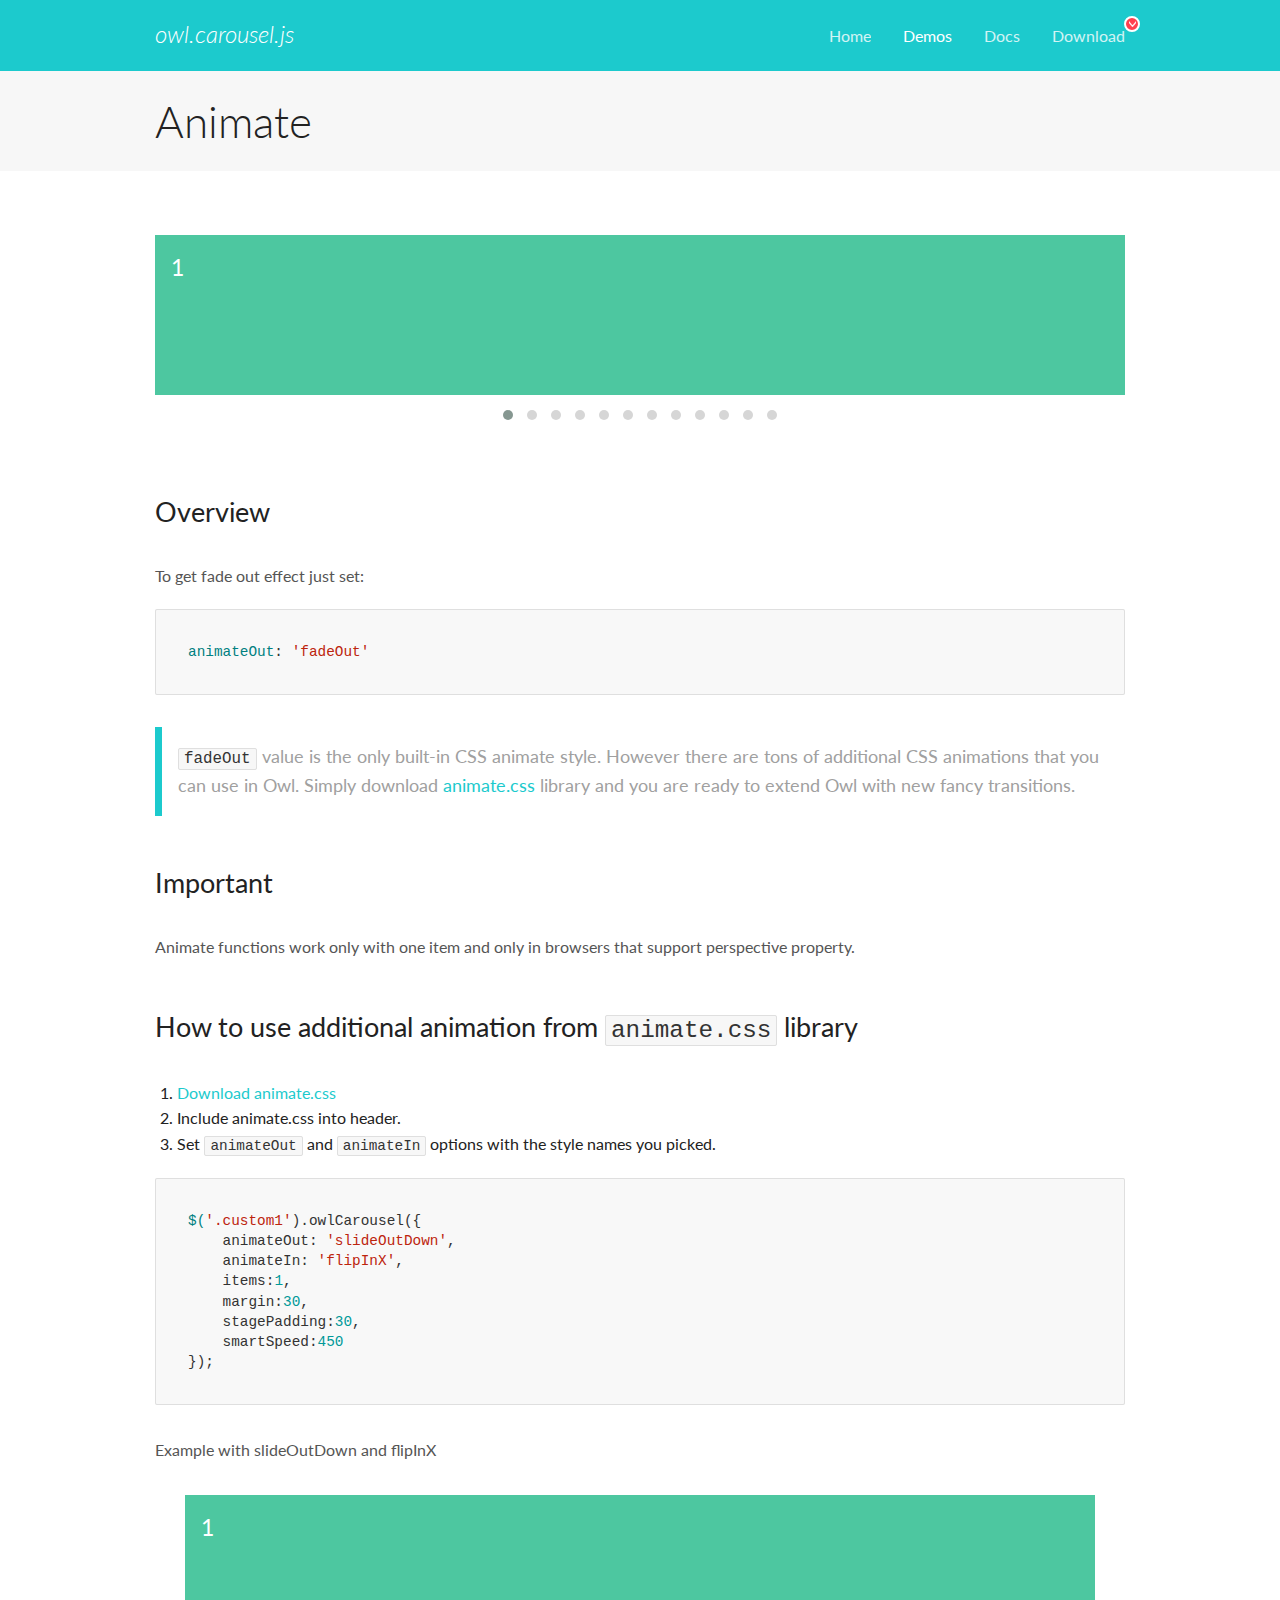
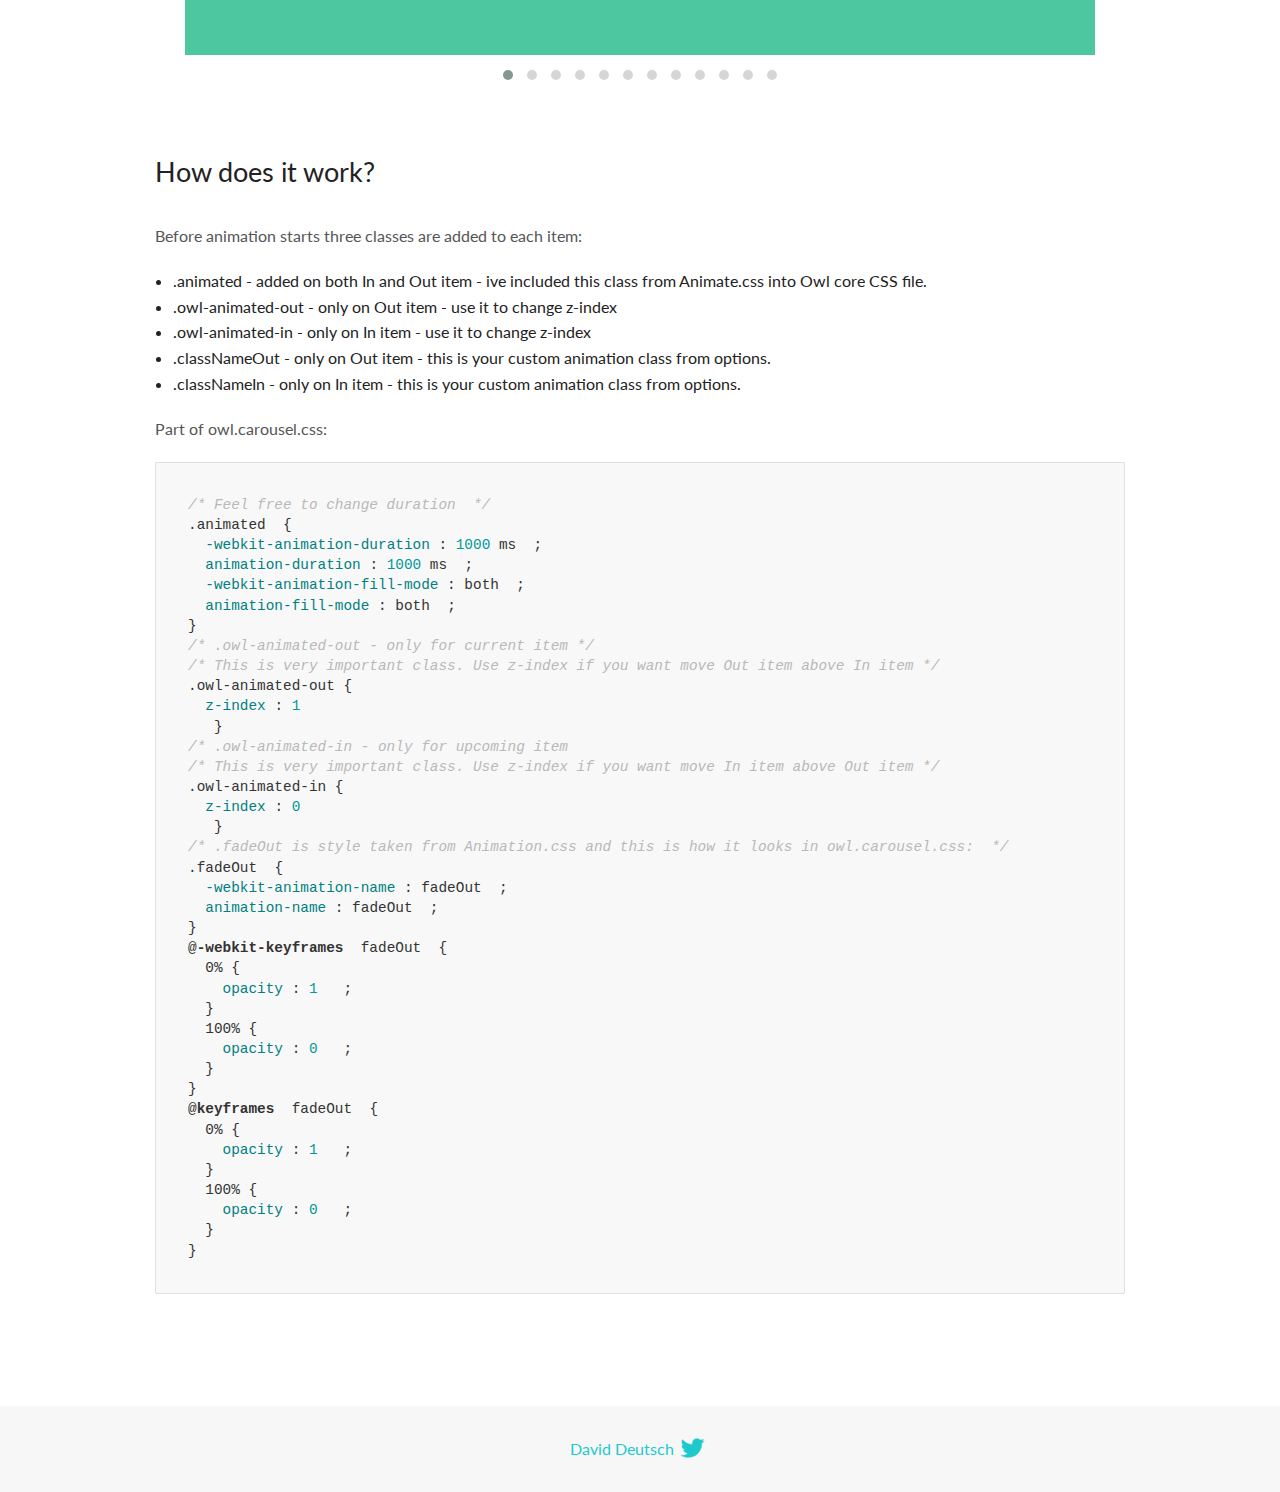
<file: OwlCarousel2-2.3.4/docs/demos/animate.html>
<!DOCTYPE html>
<html lang="en">
  <head>

    <!-- head -->
    <meta charset="utf-8">
    <meta name="msapplication-tap-highlight" content="no" />
    <meta name="viewport" content="width=device-width, initial-scale=1.0" />
    <meta name="description" content="Animate carousel">
    <meta name="author" content="David Deutsch">
    <title>
      Animate Demo | Owl Carousel | 2.3.4
    </title>

    <!-- Stylesheets -->
    <link href='https://fonts.googleapis.com/css?family=Lato:300,400,700,400italic,300italic' rel='stylesheet' type='text/css'>
    <link rel="stylesheet" href="../assets/css/docs.theme.min.css">

    <!-- Owl Stylesheets -->
    <link rel="stylesheet" href="../assets/owlcarousel/assets/owl.carousel.min.css">
    <link rel="stylesheet" href="../assets/owlcarousel/assets/owl.theme.default.min.css">

    <!-- HTML5 shim and Respond.js IE8 support of HTML5 elements and media queries -->

    <!--[if lt IE 9]>
      <script src="https://oss.maxcdn.com/libs/html5shiv/3.7.0/html5shiv.js"></script>
      <script src="https://oss.maxcdn.com/libs/respond.js/1.3.0/respond.min.js"></script>
    <![endif]-->

    <!-- Favicons -->
    <link rel="apple-touch-icon-precomposed" sizes="144x144" href="../assets/ico/apple-touch-icon-144-precomposed.png">
    <link rel="shortcut icon" href="../assets/ico/favicon.png">
    <link rel="shortcut icon" href="favicon.ico">

    <!-- Yeah i know js should not be in header. Its required for demos.-->

    <!-- javascript -->
    <script src="../assets/vendors/jquery.min.js"></script>
    <script src="../assets/owlcarousel/owl.carousel.js"></script>
  </head>
  <body>

    <!-- header -->
    <header class="header">
      <div class="row">
        <div class="large-12 columns">
          <div class="brand left">
            <h3>
              <a href="/OwlCarousel2/">owl.carousel.js</a> 
            </h3>
          </div>
          <a id="toggle-nav" class="right">
            <span></span> <span></span> <span></span> 
          </a> 
          <div class="nav-bar">
            <ul class="clearfix">
              <li> <a href="/OwlCarousel2/index.html">Home</a>  </li>
              <li class="active">
                <a href="/OwlCarousel2/demos/demos.html">Demos</a> 
              </li>
              <li> <a href="/OwlCarousel2/docs/started-welcome.html">Docs</a>  </li>
              <li>
                <a href="https://github.com/OwlCarousel2/OwlCarousel2/archive/2.3.4.zip">Download</a> 
                <span class="download"></span> 
              </li>
            </ul>
          </div>
        </div>
      </div>
    </header>

    <!-- title -->
    <section class="title">
      <div class="row">
        <div class="large-12 columns">
          <h1>Animate</h1>
        </div>
      </div>
    </section>

    <!--  Demos -->
    <section id="demos">
      <div class="row">
        <div class="large-12 columns">
          <div class="fadeOut owl-carousel owl-theme">
            <div class="item">
              <h4>1</h4>
            </div>
            <div class="item">
              <h4>2</h4>
            </div>
            <div class="item">
              <h4>3</h4>
            </div>
            <div class="item">
              <h4>4</h4>
            </div>
            <div class="item">
              <h4>5</h4>
            </div>
            <div class="item">
              <h4>6</h4>
            </div>
            <div class="item">
              <h4>7</h4>
            </div>
            <div class="item">
              <h4>8</h4>
            </div>
            <div class="item">
              <h4>9</h4>
            </div>
            <div class="item">
              <h4>10</h4>
            </div>
            <div class="item">
              <h4>11</h4>
            </div>
            <div class="item">
              <h4>12</h4>
            </div>
          </div>
          <h3 id="overview">Overview</h3>
          <p>To get fade out effect just set:</p>
          <pre><code>animateOut: &#39;fadeOut&#39;</code></pre>
          <blockquote>
            <p><code>fadeOut</code> value is the only built-in CSS animate style. However there are tons of additional CSS animations that you can use in Owl. Simply download
              <a href="https://daneden.github.io/animate.css/">animate.css</a>  library and you are ready to extend Owl with new fancy transitions.</p>
          </blockquote>
          <h3 id="important">Important</h3>
          <p>Animate functions work only with one item and only in browsers that support perspective property.</p>
          <h3 id="how-to-use-additional-animation-from-animate-css-library">How to use additional animation from <code>animate.css</code> library</h3>
          <ol>
            <li> <a href="https://daneden.github.io/animate.css/">Download animate.css</a>  </li>
            <li>Include animate.css into header.</li>
            <li>Set <code>animateOut</code> and <code>animateIn</code> options with the style names you picked.</li>
          </ol>
          <pre><code>$(&#39;.custom1&#39;).owlCarousel({
    animateOut: &#39;slideOutDown&#39;,
    animateIn: &#39;flipInX&#39;,
    items:1,
    margin:30,
    stagePadding:30,
    smartSpeed:450
});</code></pre>
          <p>Example with slideOutDown and flipInX</p>
          <div class="custom1 owl-carousel owl-theme">
            <div class="item">
              <h4>1</h4>
            </div>
            <div class="item">
              <h4>2</h4>
            </div>
            <div class="item">
              <h4>3</h4>
            </div>
            <div class="item">
              <h4>4</h4>
            </div>
            <div class="item">
              <h4>5</h4>
            </div>
            <div class="item">
              <h4>6</h4>
            </div>
            <div class="item">
              <h4>7</h4>
            </div>
            <div class="item">
              <h4>8</h4>
            </div>
            <div class="item">
              <h4>9</h4>
            </div>
            <div class="item">
              <h4>10</h4>
            </div>
            <div class="item">
              <h4>11</h4>
            </div>
            <div class="item">
              <h4>12</h4>
            </div>
          </div>
          <h3 id="how-does-it-work-">How does it work?</h3>
          <p>Before animation starts three classes are added to each item:</p>
          <ul>
            <li>.animated - added on both In and Out item - ive included this class from Animate.css into Owl core CSS file.</li>
            <li>.owl-animated-out - only on Out item - use it to change z-index</li>
            <li>.owl-animated-in - only on In item - use it to change z-index</li>
            <li>.classNameOut - only on Out item - this is your custom animation class from options.</li>
            <li>.classNameIn - only on In item - this is your custom animation class from options.</li>
          </ul>
          <p>Part of owl.carousel.css:</p>
          <pre><code class="language-css"><span class="comment">/* Feel free to change duration  */</span> 
<span class="class">.animated</span>  <span class="rules">{
  <span class="rule"><span class="attribute">-webkit-animation-duration</span> :<span class="value"> <span class="number">1000</span> ms</span> </span> ;
  <span class="rule"><span class="attribute">animation-duration</span> :<span class="value"> <span class="number">1000</span> ms</span> </span> ;
  <span class="rule"><span class="attribute">-webkit-animation-fill-mode</span> :<span class="value"> both</span> </span> ;
  <span class="rule"><span class="attribute">animation-fill-mode</span> :<span class="value"> both</span> </span> ;
<span class="rule">}</span> </span> 
<span class="comment">/* .owl-animated-out - only for current item */</span> 
<span class="comment">/* This is very important class. Use z-index if you want move Out item above In item */</span> 
<span class="class">.owl-animated-out</span> <span class="rules">{
  <span class="rule"><span class="attribute">z-index</span> :<span class="value"> <span class="number">1</span> 
</span> </span> </span> }
<span class="comment">/* .owl-animated-in - only for upcoming item
/* This is very important class. Use z-index if you want move In item above Out item */</span> 
<span class="class">.owl-animated-in</span> <span class="rules">{
  <span class="rule"><span class="attribute">z-index</span> :<span class="value"> <span class="number">0</span> 
</span> </span> </span> }
<span class="comment">/* .fadeOut is style taken from Animation.css and this is how it looks in owl.carousel.css:  */</span> 
<span class="class">.fadeOut</span>  <span class="rules">{
  <span class="rule"><span class="attribute">-webkit-animation-name</span> :<span class="value"> fadeOut</span> </span> ;
  <span class="rule"><span class="attribute">animation-name</span> :<span class="value"> fadeOut</span> </span> ;
<span class="rule">}</span> </span> 
<span class="at_rule">@<span class="keyword">-webkit-keyframes</span>  fadeOut </span> {
  0% <span class="rules">{
    <span class="rule"><span class="attribute">opacity</span> :<span class="value"> <span class="number">1</span> </span> </span> ;
  <span class="rule">}</span> </span> 
  100% <span class="rules">{
    <span class="rule"><span class="attribute">opacity</span> :<span class="value"> <span class="number">0</span> </span> </span> ;
  <span class="rule">}</span> </span> 
}
<span class="at_rule">@<span class="keyword">keyframes</span>  fadeOut </span> {
  0% <span class="rules">{
    <span class="rule"><span class="attribute">opacity</span> :<span class="value"> <span class="number">1</span> </span> </span> ;
  <span class="rule">}</span> </span> 
  100% <span class="rules">{
    <span class="rule"><span class="attribute">opacity</span> :<span class="value"> <span class="number">0</span> </span> </span> ;
  <span class="rule">}</span> </span> 
}</code></pre>
          <link rel="stylesheet" href="../assets/css/animate.css">
          <script>
            jQuery(document).ready(function($) {
              $('.fadeOut').owlCarousel({
                items: 1,
                animateOut: 'fadeOut',
                loop: true,
                margin: 10,
              });
              $('.custom1').owlCarousel({
                animateOut: 'slideOutDown',
                animateIn: 'flipInX',
                items: 1,
                margin: 30,
                stagePadding: 30,
                smartSpeed: 450
              });
            });
          </script>
        </div>
      </div>
    </section>

    <!-- footer -->
    <footer class="footer">
      <div class="row">
        <div class="large-12 columns">
          <h5>
            <a href="/OwlCarousel2/docs/support-contact.html">David Deutsch</a> 
            <a id="custom-tweet-button" href="https://twitter.com/share?url=https://github.com/OwlCarousel2/OwlCarousel2&text=Owl Carousel - This is so awesome! " target="_blank"></a> 
          </h5>
        </div>
      </div>
    </footer>

    <!-- vendors -->
    <script src="../assets/vendors/highlight.js"></script>
    <script src="../assets/js/app.js"></script>
  </body>
</html>
</file>
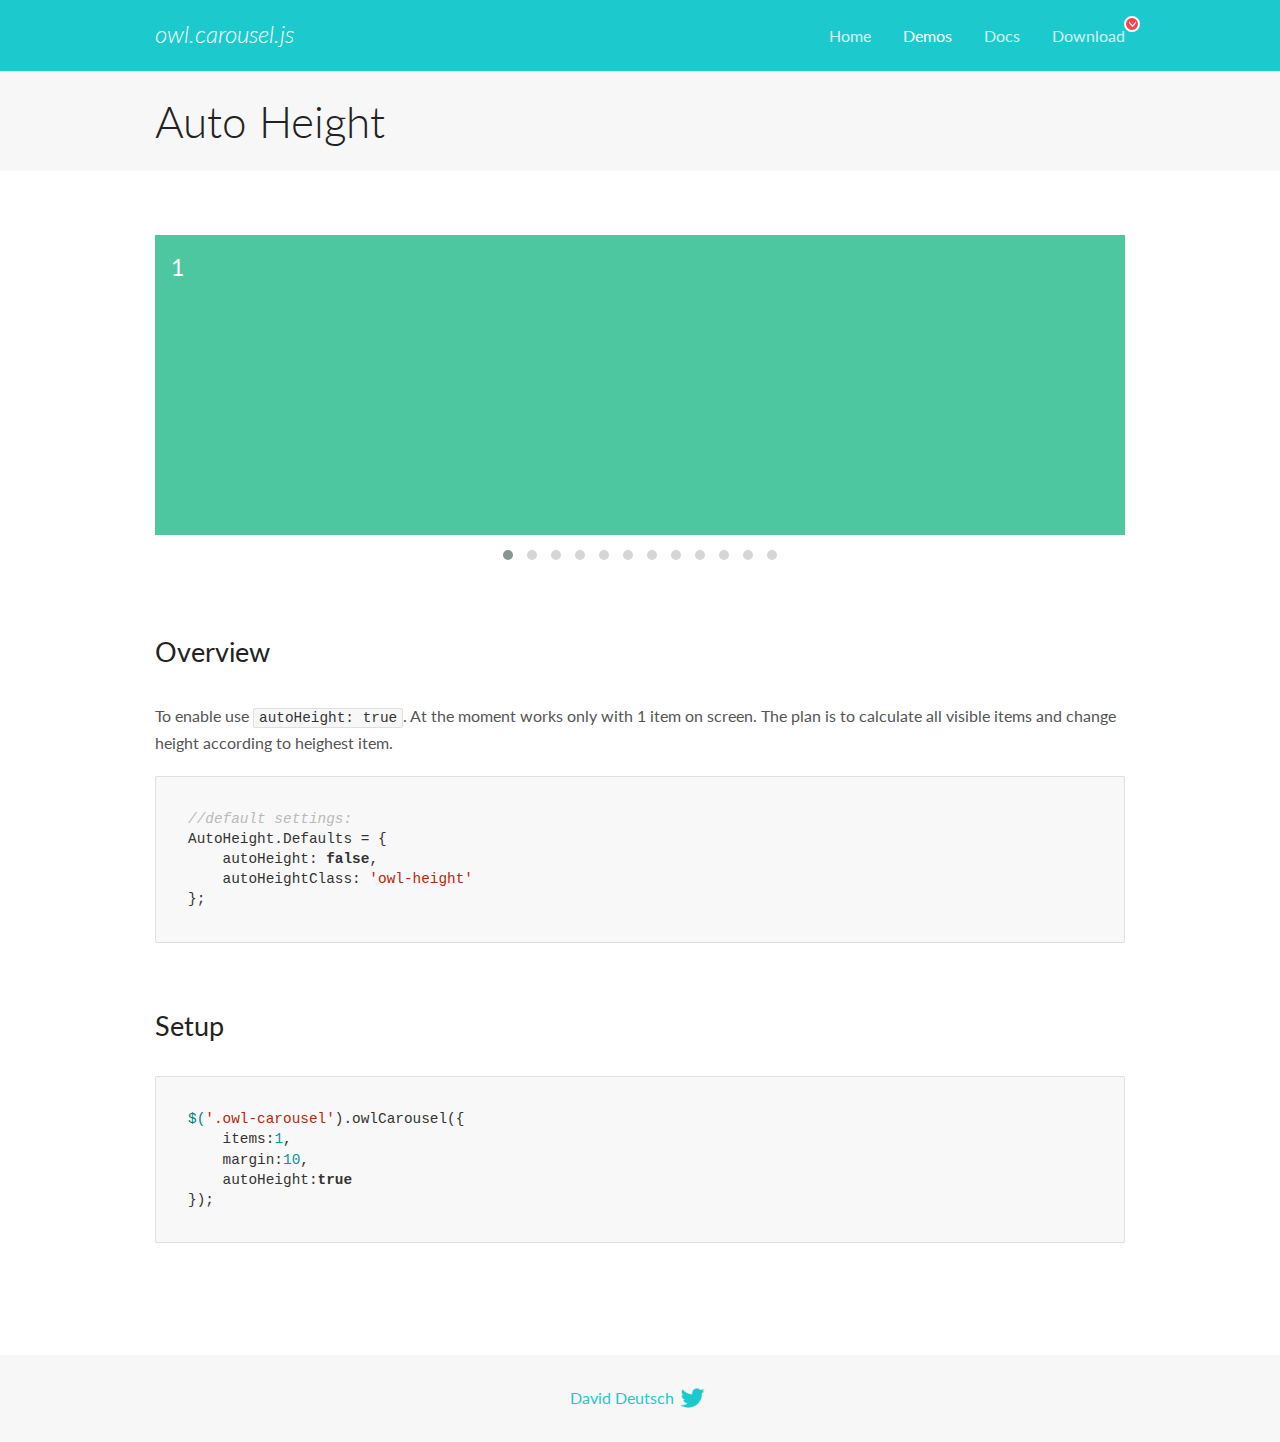
<file: OwlCarousel2-2.3.4/docs/demos/autoheight.html>
<!DOCTYPE html>
<html lang="en">
  <head>

    <!-- head -->
    <meta charset="utf-8">
    <meta name="msapplication-tap-highlight" content="no" />
    <meta name="viewport" content="width=device-width, initial-scale=1.0" />
    <meta name="description" content="autoHeight usage demo">
    <meta name="author" content="David Deutsch">
    <title>
      Auto Height Demo | Owl Carousel | 2.3.4
    </title>

    <!-- Stylesheets -->
    <link href='https://fonts.googleapis.com/css?family=Lato:300,400,700,400italic,300italic' rel='stylesheet' type='text/css'>
    <link rel="stylesheet" href="../assets/css/docs.theme.min.css">

    <!-- Owl Stylesheets -->
    <link rel="stylesheet" href="../assets/owlcarousel/assets/owl.carousel.min.css">
    <link rel="stylesheet" href="../assets/owlcarousel/assets/owl.theme.default.min.css">

    <!-- HTML5 shim and Respond.js IE8 support of HTML5 elements and media queries -->

    <!--[if lt IE 9]>
      <script src="https://oss.maxcdn.com/libs/html5shiv/3.7.0/html5shiv.js"></script>
      <script src="https://oss.maxcdn.com/libs/respond.js/1.3.0/respond.min.js"></script>
    <![endif]-->

    <!-- Favicons -->
    <link rel="apple-touch-icon-precomposed" sizes="144x144" href="../assets/ico/apple-touch-icon-144-precomposed.png">
    <link rel="shortcut icon" href="../assets/ico/favicon.png">
    <link rel="shortcut icon" href="favicon.ico">

    <!-- Yeah i know js should not be in header. Its required for demos.-->

    <!-- javascript -->
    <script src="../assets/vendors/jquery.min.js"></script>
    <script src="../assets/owlcarousel/owl.carousel.js"></script>
  </head>
  <body>

    <!-- header -->
    <header class="header">
      <div class="row">
        <div class="large-12 columns">
          <div class="brand left">
            <h3>
              <a href="/OwlCarousel2/">owl.carousel.js</a> 
            </h3>
          </div>
          <a id="toggle-nav" class="right">
            <span></span> <span></span> <span></span> 
          </a> 
          <div class="nav-bar">
            <ul class="clearfix">
              <li> <a href="/OwlCarousel2/index.html">Home</a>  </li>
              <li class="active">
                <a href="/OwlCarousel2/demos/demos.html">Demos</a> 
              </li>
              <li> <a href="/OwlCarousel2/docs/started-welcome.html">Docs</a>  </li>
              <li>
                <a href="https://github.com/OwlCarousel2/OwlCarousel2/archive/2.3.4.zip">Download</a> 
                <span class="download"></span> 
              </li>
            </ul>
          </div>
        </div>
      </div>
    </header>

    <!-- title -->
    <section class="title">
      <div class="row">
        <div class="large-12 columns">
          <h1>Auto Height</h1>
        </div>
      </div>
    </section>

    <!--  Demos -->
    <section id="demos">
      <div class="row">
        <div class="large-12 columns">
          <div class="owl-carousel owl-theme">
            <div class="item" style="height:300px">
              <h4>1</h4>
            </div>
            <div class="item" style="height:100px">
              <h4>2</h4>
            </div>
            <div class="item" style="height:500px">
              <h4>3</h4>
            </div>
            <div class="item" style="height:250px">
              <h4>4</h4>
            </div>
            <div class="item" style="height:400px">
              <h4>5</h4>
            </div>
            <div class="item" style="height:500px">
              <h4>6</h4>
            </div>
            <div class="item" style="height:600px">
              <h4>7</h4>
            </div>
            <div class="item" style="height:400px">
              <h4>8</h4>
            </div>
            <div class="item" style="height:300px">
              <h4>9</h4>
            </div>
            <div class="item" style="height:350px">
              <h4>10</h4>
            </div>
            <div class="item" style="height:200px">
              <h4>11</h4>
            </div>
            <div class="item" style="height:150px">
              <h4>12</h4>
            </div>
          </div>
          <h3 id="overview">Overview</h3>
          <p>To enable use <code>autoHeight: true</code>. At the moment works only with 1 item on screen. The plan is to calculate all visible items and change height according to heighest item.</p>
          <pre><code>//default settings:
AutoHeight.Defaults = {
    autoHeight: false,
    autoHeightClass: &#39;owl-height&#39;
};</code></pre>
          <h3 id="setup">Setup</h3>
          <pre><code>$(&#39;.owl-carousel&#39;).owlCarousel({
    items:1,
    margin:10,
    autoHeight:true
});</code></pre>
          <script>
            $(document).ready(function() {
              $('.owl-carousel').owlCarousel({
                items: 1,
                margin: 10,
                autoHeight: true
              });
            })
          </script>
        </div>
      </div>
    </section>

    <!-- footer -->
    <footer class="footer">
      <div class="row">
        <div class="large-12 columns">
          <h5>
            <a href="/OwlCarousel2/docs/support-contact.html">David Deutsch</a> 
            <a id="custom-tweet-button" href="https://twitter.com/share?url=https://github.com/OwlCarousel2/OwlCarousel2&text=Owl Carousel - This is so awesome! " target="_blank"></a> 
          </h5>
        </div>
      </div>
    </footer>

    <!-- vendors -->
    <script src="../assets/vendors/highlight.js"></script>
    <script src="../assets/js/app.js"></script>
  </body>
</html>
</file>
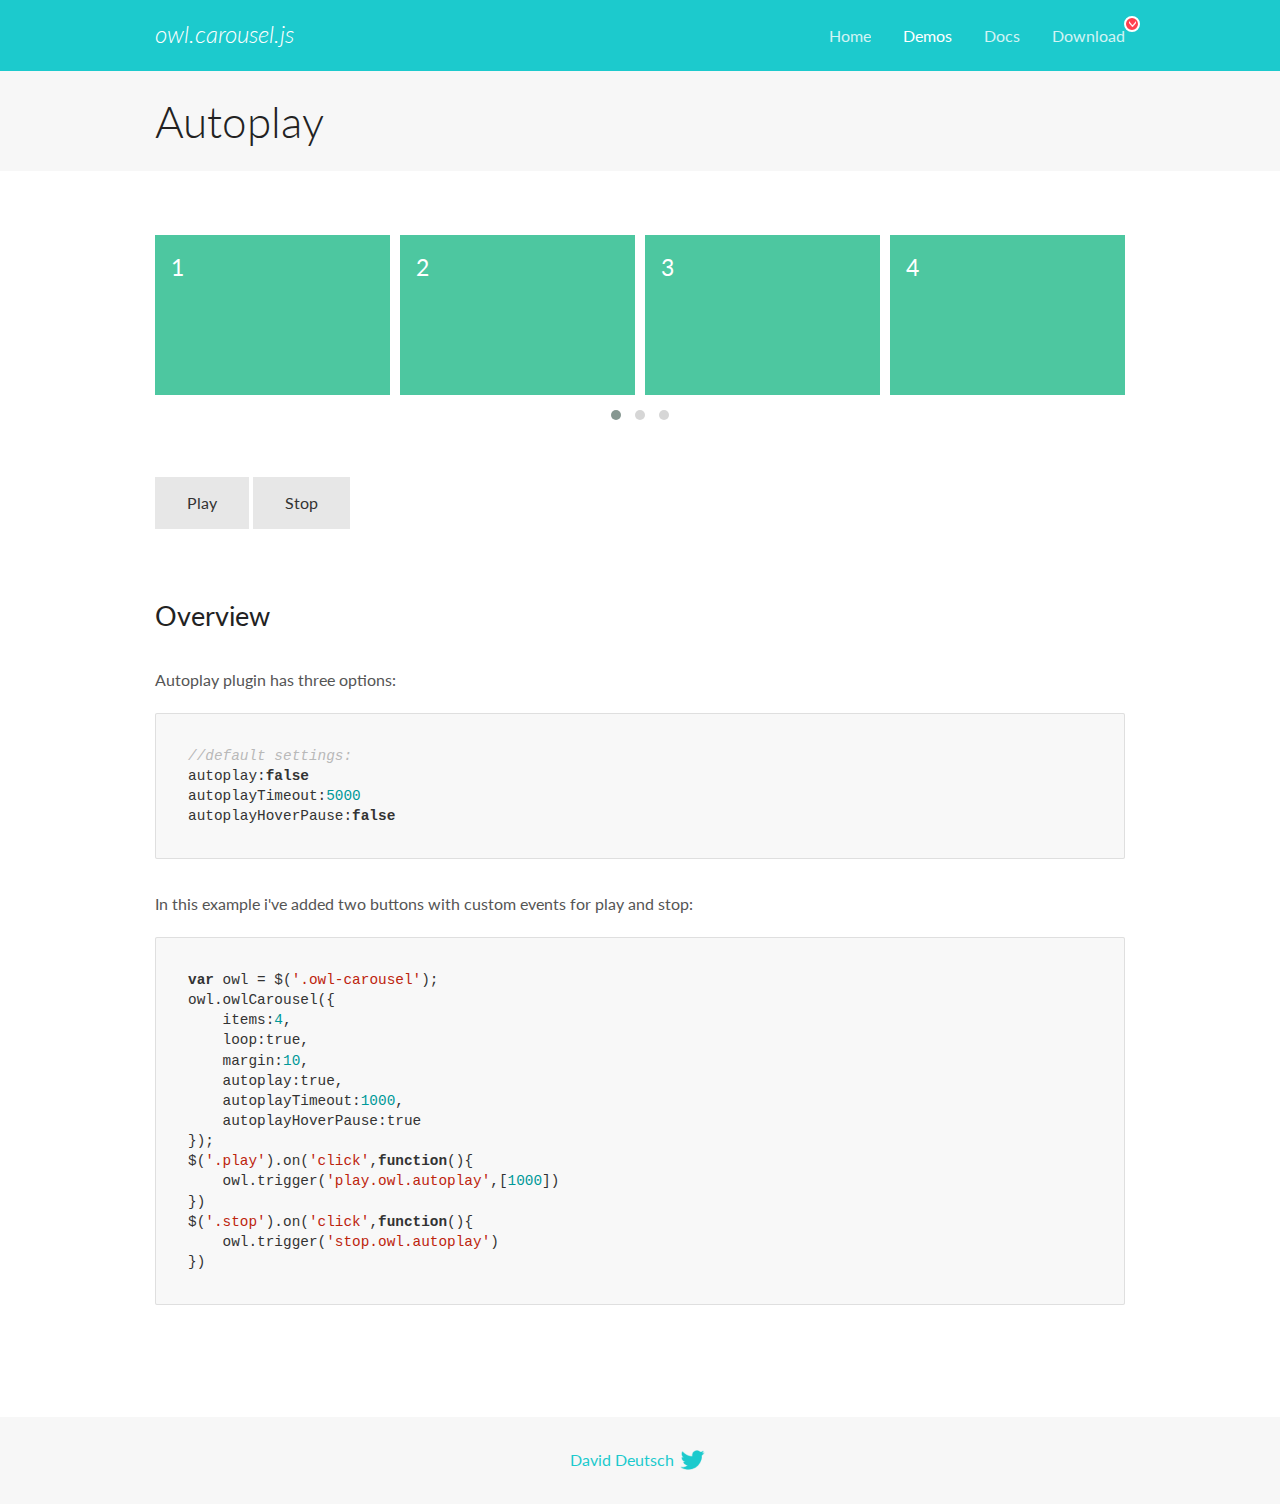
<file: OwlCarousel2-2.3.4/docs/demos/autoplay.html>
<!DOCTYPE html>
<html lang="en">
  <head>

    <!-- head -->
    <meta charset="utf-8">
    <meta name="msapplication-tap-highlight" content="no" />
    <meta name="viewport" content="width=device-width, initial-scale=1.0" />
    <meta name="description" content="Autoplay usage demo">
    <meta name="author" content="David Deutsch">
    <title>
      Autoplay Demo | Owl Carousel | 2.3.4
    </title>

    <!-- Stylesheets -->
    <link href='https://fonts.googleapis.com/css?family=Lato:300,400,700,400italic,300italic' rel='stylesheet' type='text/css'>
    <link rel="stylesheet" href="../assets/css/docs.theme.min.css">

    <!-- Owl Stylesheets -->
    <link rel="stylesheet" href="../assets/owlcarousel/assets/owl.carousel.min.css">
    <link rel="stylesheet" href="../assets/owlcarousel/assets/owl.theme.default.min.css">

    <!-- HTML5 shim and Respond.js IE8 support of HTML5 elements and media queries -->

    <!--[if lt IE 9]>
      <script src="https://oss.maxcdn.com/libs/html5shiv/3.7.0/html5shiv.js"></script>
      <script src="https://oss.maxcdn.com/libs/respond.js/1.3.0/respond.min.js"></script>
    <![endif]-->

    <!-- Favicons -->
    <link rel="apple-touch-icon-precomposed" sizes="144x144" href="../assets/ico/apple-touch-icon-144-precomposed.png">
    <link rel="shortcut icon" href="../assets/ico/favicon.png">
    <link rel="shortcut icon" href="favicon.ico">

    <!-- Yeah i know js should not be in header. Its required for demos.-->

    <!-- javascript -->
    <script src="../assets/vendors/jquery.min.js"></script>
    <script src="../assets/owlcarousel/owl.carousel.js"></script>
  </head>
  <body>

    <!-- header -->
    <header class="header">
      <div class="row">
        <div class="large-12 columns">
          <div class="brand left">
            <h3>
              <a href="/OwlCarousel2/">owl.carousel.js</a> 
            </h3>
          </div>
          <a id="toggle-nav" class="right">
            <span></span> <span></span> <span></span> 
          </a> 
          <div class="nav-bar">
            <ul class="clearfix">
              <li> <a href="/OwlCarousel2/index.html">Home</a>  </li>
              <li class="active">
                <a href="/OwlCarousel2/demos/demos.html">Demos</a> 
              </li>
              <li> <a href="/OwlCarousel2/docs/started-welcome.html">Docs</a>  </li>
              <li>
                <a href="https://github.com/OwlCarousel2/OwlCarousel2/archive/2.3.4.zip">Download</a> 
                <span class="download"></span> 
              </li>
            </ul>
          </div>
        </div>
      </div>
    </header>

    <!-- title -->
    <section class="title">
      <div class="row">
        <div class="large-12 columns">
          <h1>Autoplay</h1>
        </div>
      </div>
    </section>

    <!--  Demos -->
    <section id="demos">
      <div class="row">
        <div class="large-12 columns">
          <div class="owl-carousel owl-theme">
            <div class="item">
              <h4>1</h4>
            </div>
            <div class="item">
              <h4>2</h4>
            </div>
            <div class="item">
              <h4>3</h4>
            </div>
            <div class="item">
              <h4>4</h4>
            </div>
            <div class="item">
              <h4>5</h4>
            </div>
            <div class="item">
              <h4>6</h4>
            </div>
            <div class="item">
              <h4>7</h4>
            </div>
            <div class="item">
              <h4>8</h4>
            </div>
            <div class="item">
              <h4>9</h4>
            </div>
            <div class="item">
              <h4>10</h4>
            </div>
            <div class="item">
              <h4>11</h4>
            </div>
            <div class="item">
              <h4>12</h4>
            </div>
          </div>
          <a class="button secondary play">Play</a> 
          <a class="button secondary stop">Stop</a> 
          <h3 id="overview">Overview</h3>
          <p>Autoplay plugin has three options:</p>
          <pre><code>//default settings:
autoplay:false
autoplayTimeout:5000
autoplayHoverPause:false</code></pre>
          <p>In this example i&#39;ve added two buttons with custom events for play and stop:</p>
          <pre><code>var owl = $(&#39;.owl-carousel&#39;);
owl.owlCarousel({
    items:4,
    loop:true,
    margin:10,
    autoplay:true,
    autoplayTimeout:1000,
    autoplayHoverPause:true
});
$(&#39;.play&#39;).on(&#39;click&#39;,function(){
    owl.trigger(&#39;play.owl.autoplay&#39;,[1000])
})
$(&#39;.stop&#39;).on(&#39;click&#39;,function(){
    owl.trigger(&#39;stop.owl.autoplay&#39;)
})</code></pre>
          <script>
            $(document).ready(function() {
              var owl = $('.owl-carousel');
              owl.owlCarousel({
                items: 4,
                loop: true,
                margin: 10,
                autoplay: true,
                autoplayTimeout: 1000,
                autoplayHoverPause: true
              });
              $('.play').on('click', function() {
                owl.trigger('play.owl.autoplay', [1000])
              })
              $('.stop').on('click', function() {
                owl.trigger('stop.owl.autoplay')
              })
            })
          </script>
        </div>
      </div>
    </section>

    <!-- footer -->
    <footer class="footer">
      <div class="row">
        <div class="large-12 columns">
          <h5>
            <a href="/OwlCarousel2/docs/support-contact.html">David Deutsch</a> 
            <a id="custom-tweet-button" href="https://twitter.com/share?url=https://github.com/OwlCarousel2/OwlCarousel2&text=Owl Carousel - This is so awesome! " target="_blank"></a> 
          </h5>
        </div>
      </div>
    </footer>

    <!-- vendors -->
    <script src="../assets/vendors/highlight.js"></script>
    <script src="../assets/js/app.js"></script>
  </body>
</html>
</file>
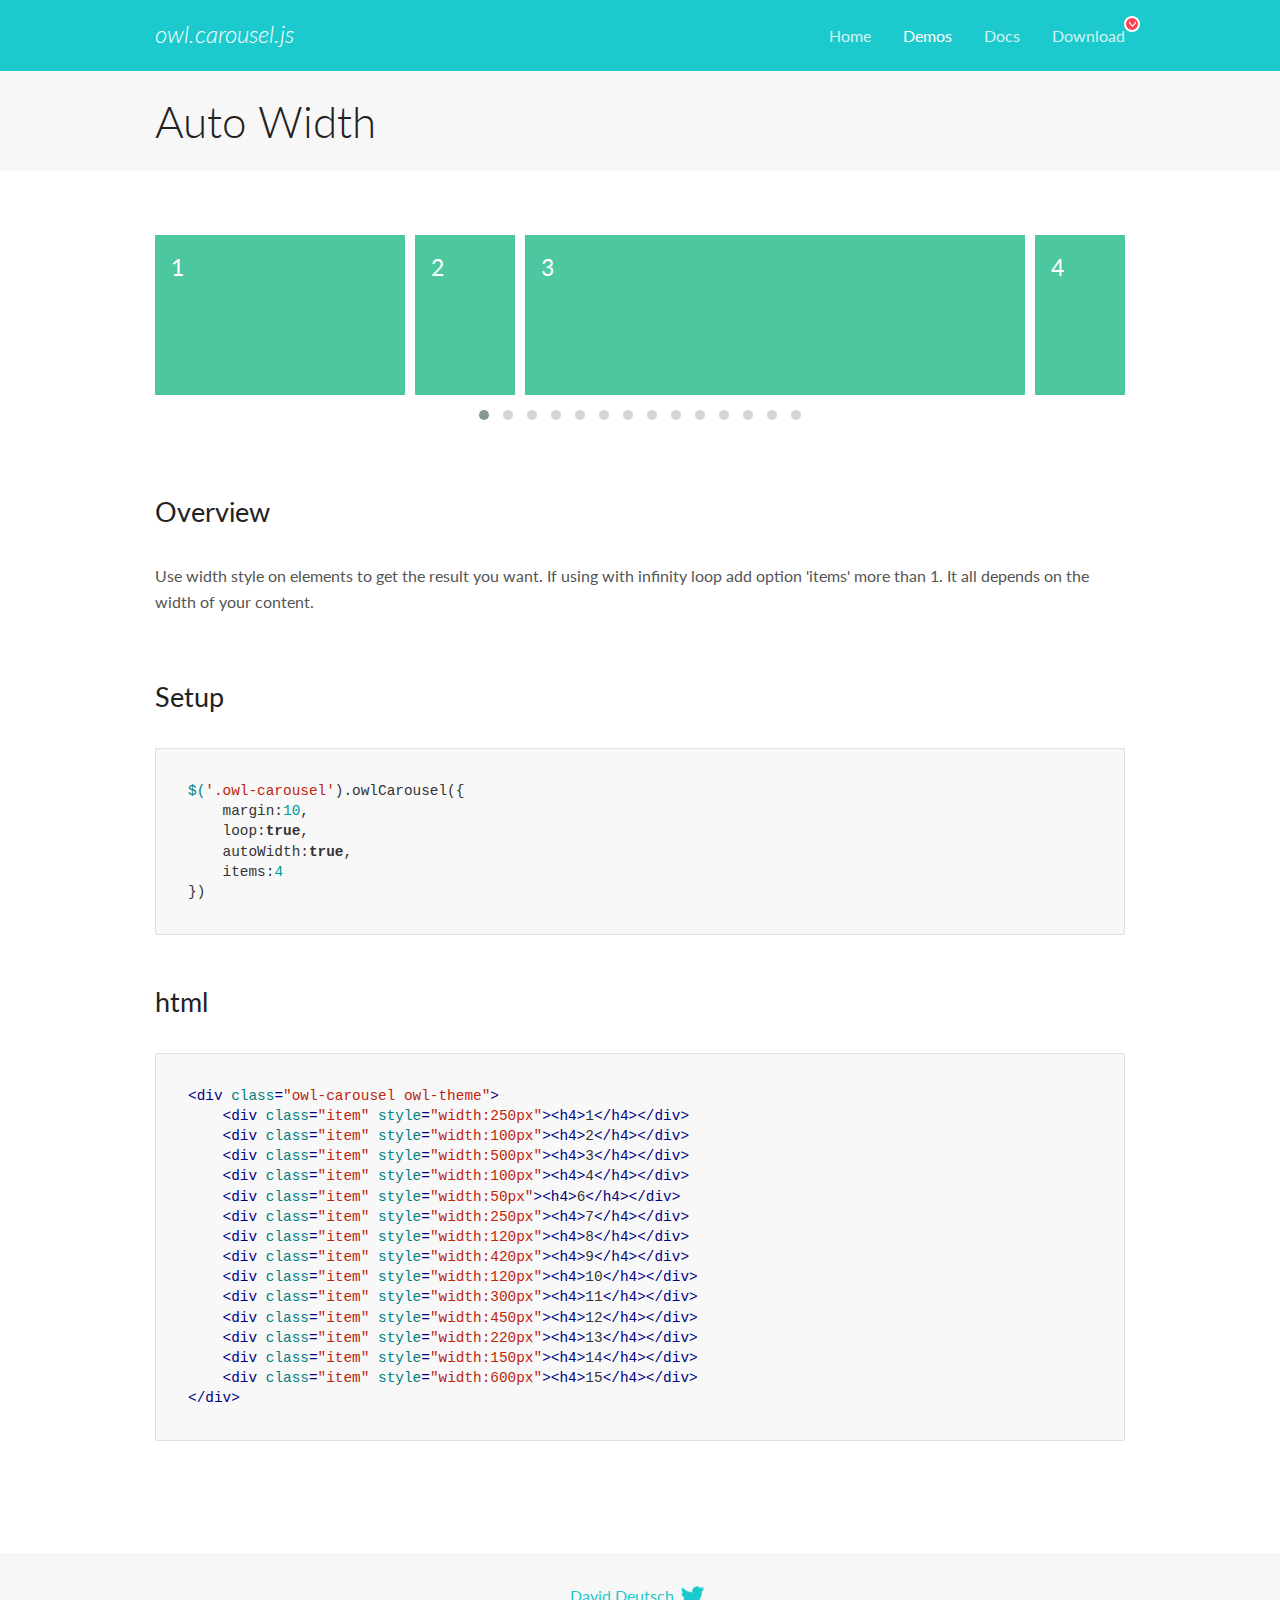
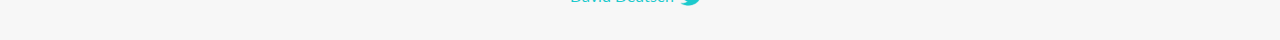
<file: OwlCarousel2-2.3.4/docs/demos/autowidth.html>
<!DOCTYPE html>
<html lang="en">
  <head>

    <!-- head -->
    <meta charset="utf-8">
    <meta name="msapplication-tap-highlight" content="no" />
    <meta name="viewport" content="width=device-width, initial-scale=1.0" />
    <meta name="description" content="Auto Width">
    <meta name="author" content="David Deutsch">
    <title>
      Auto Width Demo | Owl Carousel | 2.3.4
    </title>

    <!-- Stylesheets -->
    <link href='https://fonts.googleapis.com/css?family=Lato:300,400,700,400italic,300italic' rel='stylesheet' type='text/css'>
    <link rel="stylesheet" href="../assets/css/docs.theme.min.css">

    <!-- Owl Stylesheets -->
    <link rel="stylesheet" href="../assets/owlcarousel/assets/owl.carousel.min.css">
    <link rel="stylesheet" href="../assets/owlcarousel/assets/owl.theme.default.min.css">

    <!-- HTML5 shim and Respond.js IE8 support of HTML5 elements and media queries -->

    <!--[if lt IE 9]>
      <script src="https://oss.maxcdn.com/libs/html5shiv/3.7.0/html5shiv.js"></script>
      <script src="https://oss.maxcdn.com/libs/respond.js/1.3.0/respond.min.js"></script>
    <![endif]-->

    <!-- Favicons -->
    <link rel="apple-touch-icon-precomposed" sizes="144x144" href="../assets/ico/apple-touch-icon-144-precomposed.png">
    <link rel="shortcut icon" href="../assets/ico/favicon.png">
    <link rel="shortcut icon" href="favicon.ico">

    <!-- Yeah i know js should not be in header. Its required for demos.-->

    <!-- javascript -->
    <script src="../assets/vendors/jquery.min.js"></script>
    <script src="../assets/owlcarousel/owl.carousel.js"></script>
  </head>
  <body>

    <!-- header -->
    <header class="header">
      <div class="row">
        <div class="large-12 columns">
          <div class="brand left">
            <h3>
              <a href="/OwlCarousel2/">owl.carousel.js</a> 
            </h3>
          </div>
          <a id="toggle-nav" class="right">
            <span></span> <span></span> <span></span> 
          </a> 
          <div class="nav-bar">
            <ul class="clearfix">
              <li> <a href="/OwlCarousel2/index.html">Home</a>  </li>
              <li class="active">
                <a href="/OwlCarousel2/demos/demos.html">Demos</a> 
              </li>
              <li> <a href="/OwlCarousel2/docs/started-welcome.html">Docs</a>  </li>
              <li>
                <a href="https://github.com/OwlCarousel2/OwlCarousel2/archive/2.3.4.zip">Download</a> 
                <span class="download"></span> 
              </li>
            </ul>
          </div>
        </div>
      </div>
    </header>

    <!-- title -->
    <section class="title">
      <div class="row">
        <div class="large-12 columns">
          <h1>Auto Width</h1>
        </div>
      </div>
    </section>

    <!--  Demos -->
    <section id="demos">
      <div class="row">
        <div class="large-12 columns">
          <div class="owl-carousel owl-theme">
            <div class="item" style="width:250px">
              <h4>1</h4>
            </div>
            <div class="item" style="width:100px">
              <h4>2</h4>
            </div>
            <div class="item" style="width:500px">
              <h4>3</h4>
            </div>
            <div class="item" style="width:100px">
              <h4>4</h4>
            </div>
            <div class="item" style="width:50px">
              <h4>6</h4>
            </div>
            <div class="item" style="width:250px">
              <h4>7</h4>
            </div>
            <div class="item" style="width:120px">
              <h4>8</h4>
            </div>
            <div class="item" style="width:420px">
              <h4>9</h4>
            </div>
            <div class="item" style="width:120px">
              <h4>10</h4>
            </div>
            <div class="item" style="width:300px">
              <h4>11</h4>
            </div>
            <div class="item" style="width:450px">
              <h4>12</h4>
            </div>
            <div class="item" style="width:220px">
              <h4>13</h4>
            </div>
            <div class="item" style="width:150px">
              <h4>14</h4>
            </div>
            <div class="item" style="width:600px">
              <h4>15</h4>
            </div>
          </div>
          <h3 id="overview">Overview</h3>
          <p>Use width style on elements to get the result you want. If using with infinity loop add option &#39;items&#39; more than 1. It all depends on the width of your content.</p>
          <h3 id="setup">Setup</h3>
          <pre><code>$(&#39;.owl-carousel&#39;).owlCarousel({
    margin:10,
    loop:true,
    autoWidth:true,
    items:4
})</code></pre>
          <h3 id="html">html</h3>
          <pre><code>&lt;div class=&quot;owl-carousel owl-theme&quot;&gt;
    &lt;div class=&quot;item&quot; style=&quot;width:250px&quot;&gt;&lt;h4&gt;1&lt;/h4&gt;&lt;/div&gt;
    &lt;div class=&quot;item&quot; style=&quot;width:100px&quot;&gt;&lt;h4&gt;2&lt;/h4&gt;&lt;/div&gt;
    &lt;div class=&quot;item&quot; style=&quot;width:500px&quot;&gt;&lt;h4&gt;3&lt;/h4&gt;&lt;/div&gt;
    &lt;div class=&quot;item&quot; style=&quot;width:100px&quot;&gt;&lt;h4&gt;4&lt;/h4&gt;&lt;/div&gt;
    &lt;div class=&quot;item&quot; style=&quot;width:50px&quot;&gt;&lt;h4&gt;6&lt;/h4&gt;&lt;/div&gt;
    &lt;div class=&quot;item&quot; style=&quot;width:250px&quot;&gt;&lt;h4&gt;7&lt;/h4&gt;&lt;/div&gt;
    &lt;div class=&quot;item&quot; style=&quot;width:120px&quot;&gt;&lt;h4&gt;8&lt;/h4&gt;&lt;/div&gt;
    &lt;div class=&quot;item&quot; style=&quot;width:420px&quot;&gt;&lt;h4&gt;9&lt;/h4&gt;&lt;/div&gt;
    &lt;div class=&quot;item&quot; style=&quot;width:120px&quot;&gt;&lt;h4&gt;10&lt;/h4&gt;&lt;/div&gt;
    &lt;div class=&quot;item&quot; style=&quot;width:300px&quot;&gt;&lt;h4&gt;11&lt;/h4&gt;&lt;/div&gt;
    &lt;div class=&quot;item&quot; style=&quot;width:450px&quot;&gt;&lt;h4&gt;12&lt;/h4&gt;&lt;/div&gt;
    &lt;div class=&quot;item&quot; style=&quot;width:220px&quot;&gt;&lt;h4&gt;13&lt;/h4&gt;&lt;/div&gt;
    &lt;div class=&quot;item&quot; style=&quot;width:150px&quot;&gt;&lt;h4&gt;14&lt;/h4&gt;&lt;/div&gt;
    &lt;div class=&quot;item&quot; style=&quot;width:600px&quot;&gt;&lt;h4&gt;15&lt;/h4&gt;&lt;/div&gt;
&lt;/div&gt;</code></pre>
          <script>
            $(document).ready(function() {
              $('.owl-carousel').owlCarousel({
                margin: 10,
                loop: true,
                autoWidth: true,
                items: 4
              })
            })
          </script>
        </div>
      </div>
    </section>

    <!-- footer -->
    <footer class="footer">
      <div class="row">
        <div class="large-12 columns">
          <h5>
            <a href="/OwlCarousel2/docs/support-contact.html">David Deutsch</a> 
            <a id="custom-tweet-button" href="https://twitter.com/share?url=https://github.com/OwlCarousel2/OwlCarousel2&text=Owl Carousel - This is so awesome! " target="_blank"></a> 
          </h5>
        </div>
      </div>
    </footer>

    <!-- vendors -->
    <script src="../assets/vendors/highlight.js"></script>
    <script src="../assets/js/app.js"></script>
  </body>
</html>
</file>
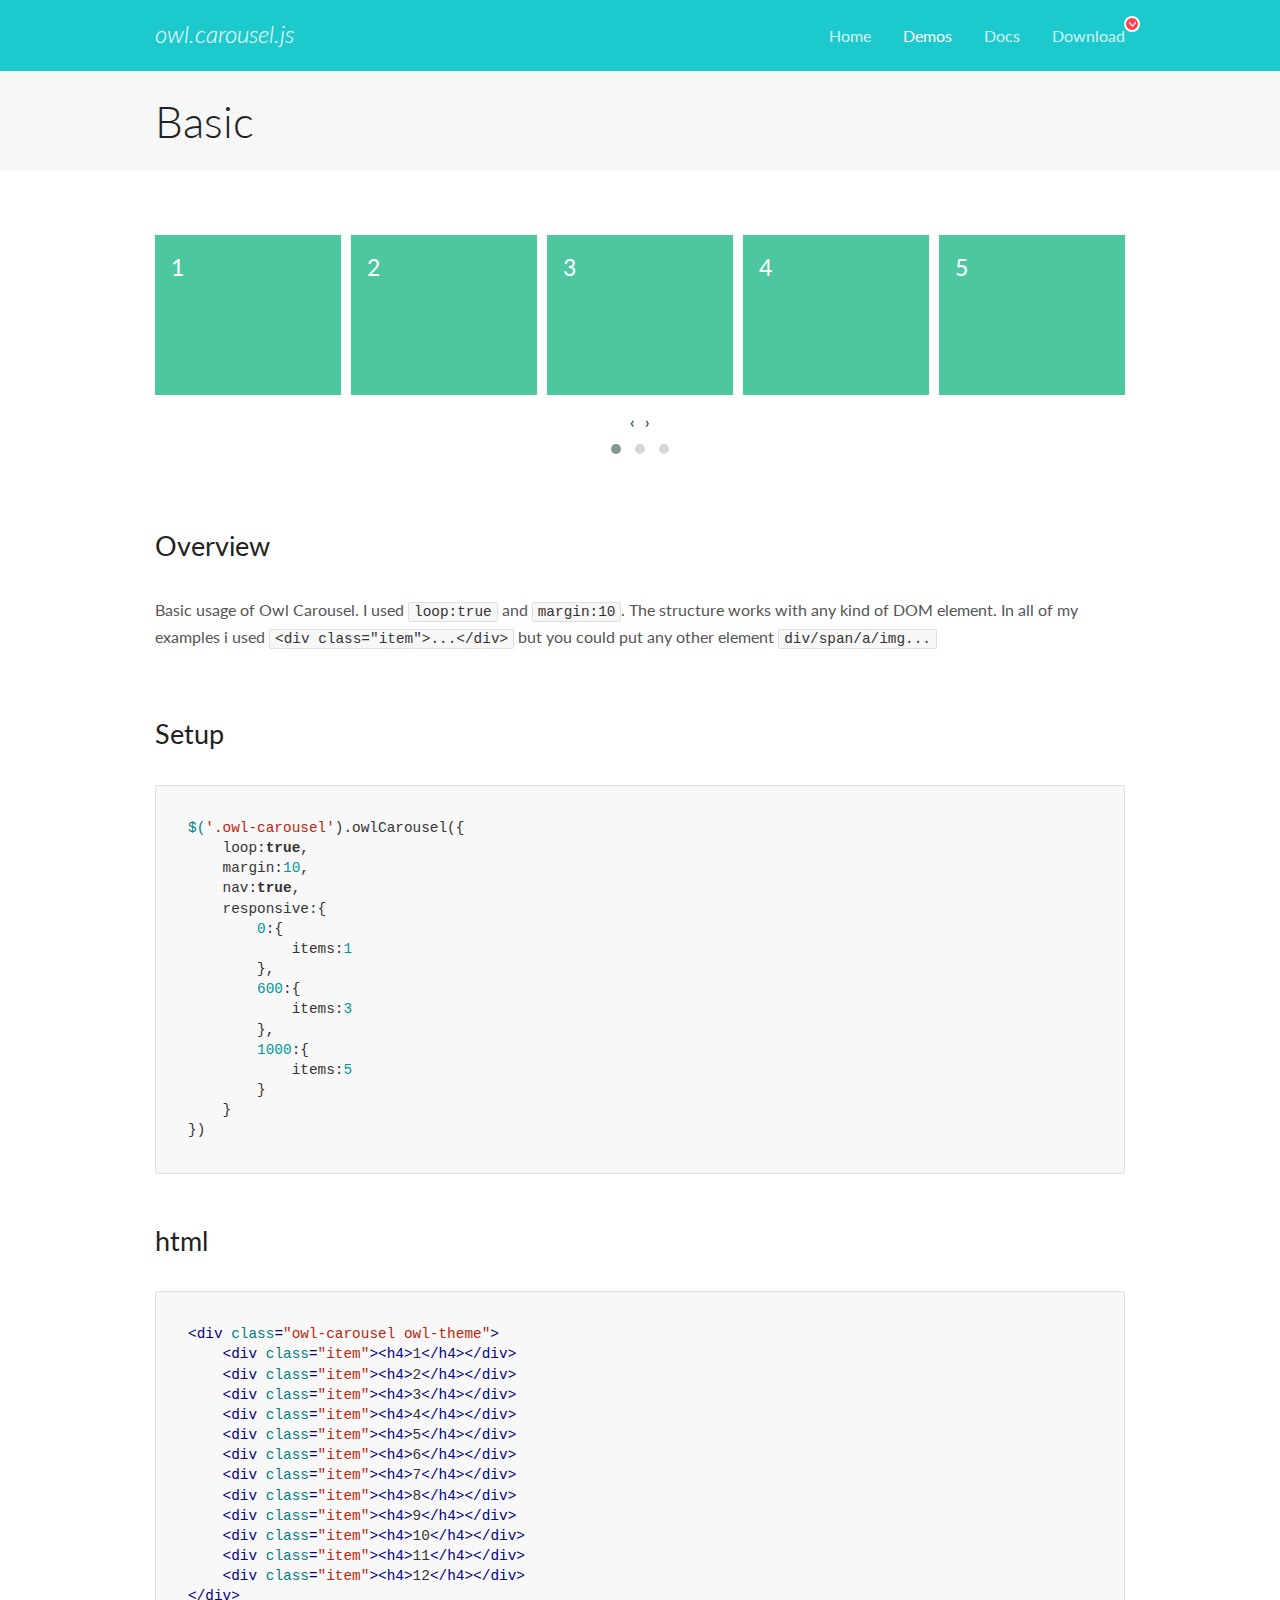
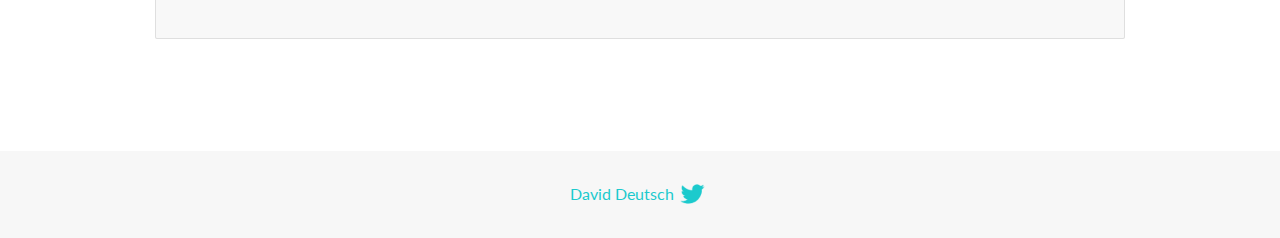
<file: OwlCarousel2-2.3.4/docs/demos/basic.html>
<!DOCTYPE html>
<html lang="en">
  <head>

    <!-- head -->
    <meta charset="utf-8">
    <meta name="msapplication-tap-highlight" content="no" />
    <meta name="viewport" content="width=device-width, initial-scale=1.0" />
    <meta name="description" content="Basic usage demo">
    <meta name="author" content="David Deutsch">
    <title>
      Basic Demo | Owl Carousel | 2.3.4
    </title>

    <!-- Stylesheets -->
    <link href='https://fonts.googleapis.com/css?family=Lato:300,400,700,400italic,300italic' rel='stylesheet' type='text/css'>
    <link rel="stylesheet" href="../assets/css/docs.theme.min.css">

    <!-- Owl Stylesheets -->
    <link rel="stylesheet" href="../assets/owlcarousel/assets/owl.carousel.min.css">
    <link rel="stylesheet" href="../assets/owlcarousel/assets/owl.theme.default.min.css">

    <!-- HTML5 shim and Respond.js IE8 support of HTML5 elements and media queries -->

    <!--[if lt IE 9]>
      <script src="https://oss.maxcdn.com/libs/html5shiv/3.7.0/html5shiv.js"></script>
      <script src="https://oss.maxcdn.com/libs/respond.js/1.3.0/respond.min.js"></script>
    <![endif]-->

    <!-- Favicons -->
    <link rel="apple-touch-icon-precomposed" sizes="144x144" href="../assets/ico/apple-touch-icon-144-precomposed.png">
    <link rel="shortcut icon" href="../assets/ico/favicon.png">
    <link rel="shortcut icon" href="favicon.ico">

    <!-- Yeah i know js should not be in header. Its required for demos.-->

    <!-- javascript -->
    <script src="../assets/vendors/jquery.min.js"></script>
    <script src="../assets/owlcarousel/owl.carousel.js"></script>
  </head>
  <body>

    <!-- header -->
    <header class="header">
      <div class="row">
        <div class="large-12 columns">
          <div class="brand left">
            <h3>
              <a href="/OwlCarousel2/">owl.carousel.js</a> 
            </h3>
          </div>
          <a id="toggle-nav" class="right">
            <span></span> <span></span> <span></span> 
          </a> 
          <div class="nav-bar">
            <ul class="clearfix">
              <li> <a href="/OwlCarousel2/index.html">Home</a>  </li>
              <li class="active">
                <a href="/OwlCarousel2/demos/demos.html">Demos</a> 
              </li>
              <li> <a href="/OwlCarousel2/docs/started-welcome.html">Docs</a>  </li>
              <li>
                <a href="https://github.com/OwlCarousel2/OwlCarousel2/archive/2.3.4.zip">Download</a> 
                <span class="download"></span> 
              </li>
            </ul>
          </div>
        </div>
      </div>
    </header>

    <!-- title -->
    <section class="title">
      <div class="row">
        <div class="large-12 columns">
          <h1>Basic</h1>
        </div>
      </div>
    </section>

    <!--  Demos -->
    <section id="demos">
      <div class="row">
        <div class="large-12 columns">
          <div class="owl-carousel owl-theme">
            <div class="item">
              <h4>1</h4>
            </div>
            <div class="item">
              <h4>2</h4>
            </div>
            <div class="item">
              <h4>3</h4>
            </div>
            <div class="item">
              <h4>4</h4>
            </div>
            <div class="item">
              <h4>5</h4>
            </div>
            <div class="item">
              <h4>6</h4>
            </div>
            <div class="item">
              <h4>7</h4>
            </div>
            <div class="item">
              <h4>8</h4>
            </div>
            <div class="item">
              <h4>9</h4>
            </div>
            <div class="item">
              <h4>10</h4>
            </div>
            <div class="item">
              <h4>11</h4>
            </div>
            <div class="item">
              <h4>12</h4>
            </div>
          </div>
          <h3 id="overview">Overview</h3>
          <p>Basic usage of Owl Carousel. I used <code>loop:true</code> and <code>margin:10</code>. The structure works with any kind of DOM element. In all of my examples i used <code>&lt;div class=&quot;item&quot;&gt;...&lt;/div&gt;</code> but you could
            put any other element <code>div/span/a/img...</code></p>
          <h3 id="setup">Setup</h3>
          <pre><code>$(&#39;.owl-carousel&#39;).owlCarousel({
    loop:true,
    margin:10,
    nav:true,
    responsive:{
        0:{
            items:1
        },
        600:{
            items:3
        },
        1000:{
            items:5
        }
    }
})</code></pre>
          <h3 id="html">html</h3>
          <pre><code>&lt;div class=&quot;owl-carousel owl-theme&quot;&gt;
    &lt;div class=&quot;item&quot;&gt;&lt;h4&gt;1&lt;/h4&gt;&lt;/div&gt;
    &lt;div class=&quot;item&quot;&gt;&lt;h4&gt;2&lt;/h4&gt;&lt;/div&gt;
    &lt;div class=&quot;item&quot;&gt;&lt;h4&gt;3&lt;/h4&gt;&lt;/div&gt;
    &lt;div class=&quot;item&quot;&gt;&lt;h4&gt;4&lt;/h4&gt;&lt;/div&gt;
    &lt;div class=&quot;item&quot;&gt;&lt;h4&gt;5&lt;/h4&gt;&lt;/div&gt;
    &lt;div class=&quot;item&quot;&gt;&lt;h4&gt;6&lt;/h4&gt;&lt;/div&gt;
    &lt;div class=&quot;item&quot;&gt;&lt;h4&gt;7&lt;/h4&gt;&lt;/div&gt;
    &lt;div class=&quot;item&quot;&gt;&lt;h4&gt;8&lt;/h4&gt;&lt;/div&gt;
    &lt;div class=&quot;item&quot;&gt;&lt;h4&gt;9&lt;/h4&gt;&lt;/div&gt;
    &lt;div class=&quot;item&quot;&gt;&lt;h4&gt;10&lt;/h4&gt;&lt;/div&gt;
    &lt;div class=&quot;item&quot;&gt;&lt;h4&gt;11&lt;/h4&gt;&lt;/div&gt;
    &lt;div class=&quot;item&quot;&gt;&lt;h4&gt;12&lt;/h4&gt;&lt;/div&gt;
&lt;/div&gt;</code></pre>
          <script>
            $(document).ready(function() {
              var owl = $('.owl-carousel');
              owl.owlCarousel({
                margin: 10,
                nav: true,
                loop: true,
                responsive: {
                  0: {
                    items: 1
                  },
                  600: {
                    items: 3
                  },
                  1000: {
                    items: 5
                  }
                }
              })
            })
          </script>
        </div>
      </div>
    </section>

    <!-- footer -->
    <footer class="footer">
      <div class="row">
        <div class="large-12 columns">
          <h5>
            <a href="/OwlCarousel2/docs/support-contact.html">David Deutsch</a> 
            <a id="custom-tweet-button" href="https://twitter.com/share?url=https://github.com/OwlCarousel2/OwlCarousel2&text=Owl Carousel - This is so awesome! " target="_blank"></a> 
          </h5>
        </div>
      </div>
    </footer>

    <!-- vendors -->
    <script src="../assets/vendors/highlight.js"></script>
    <script src="../assets/js/app.js"></script>
  </body>
</html>
</file>
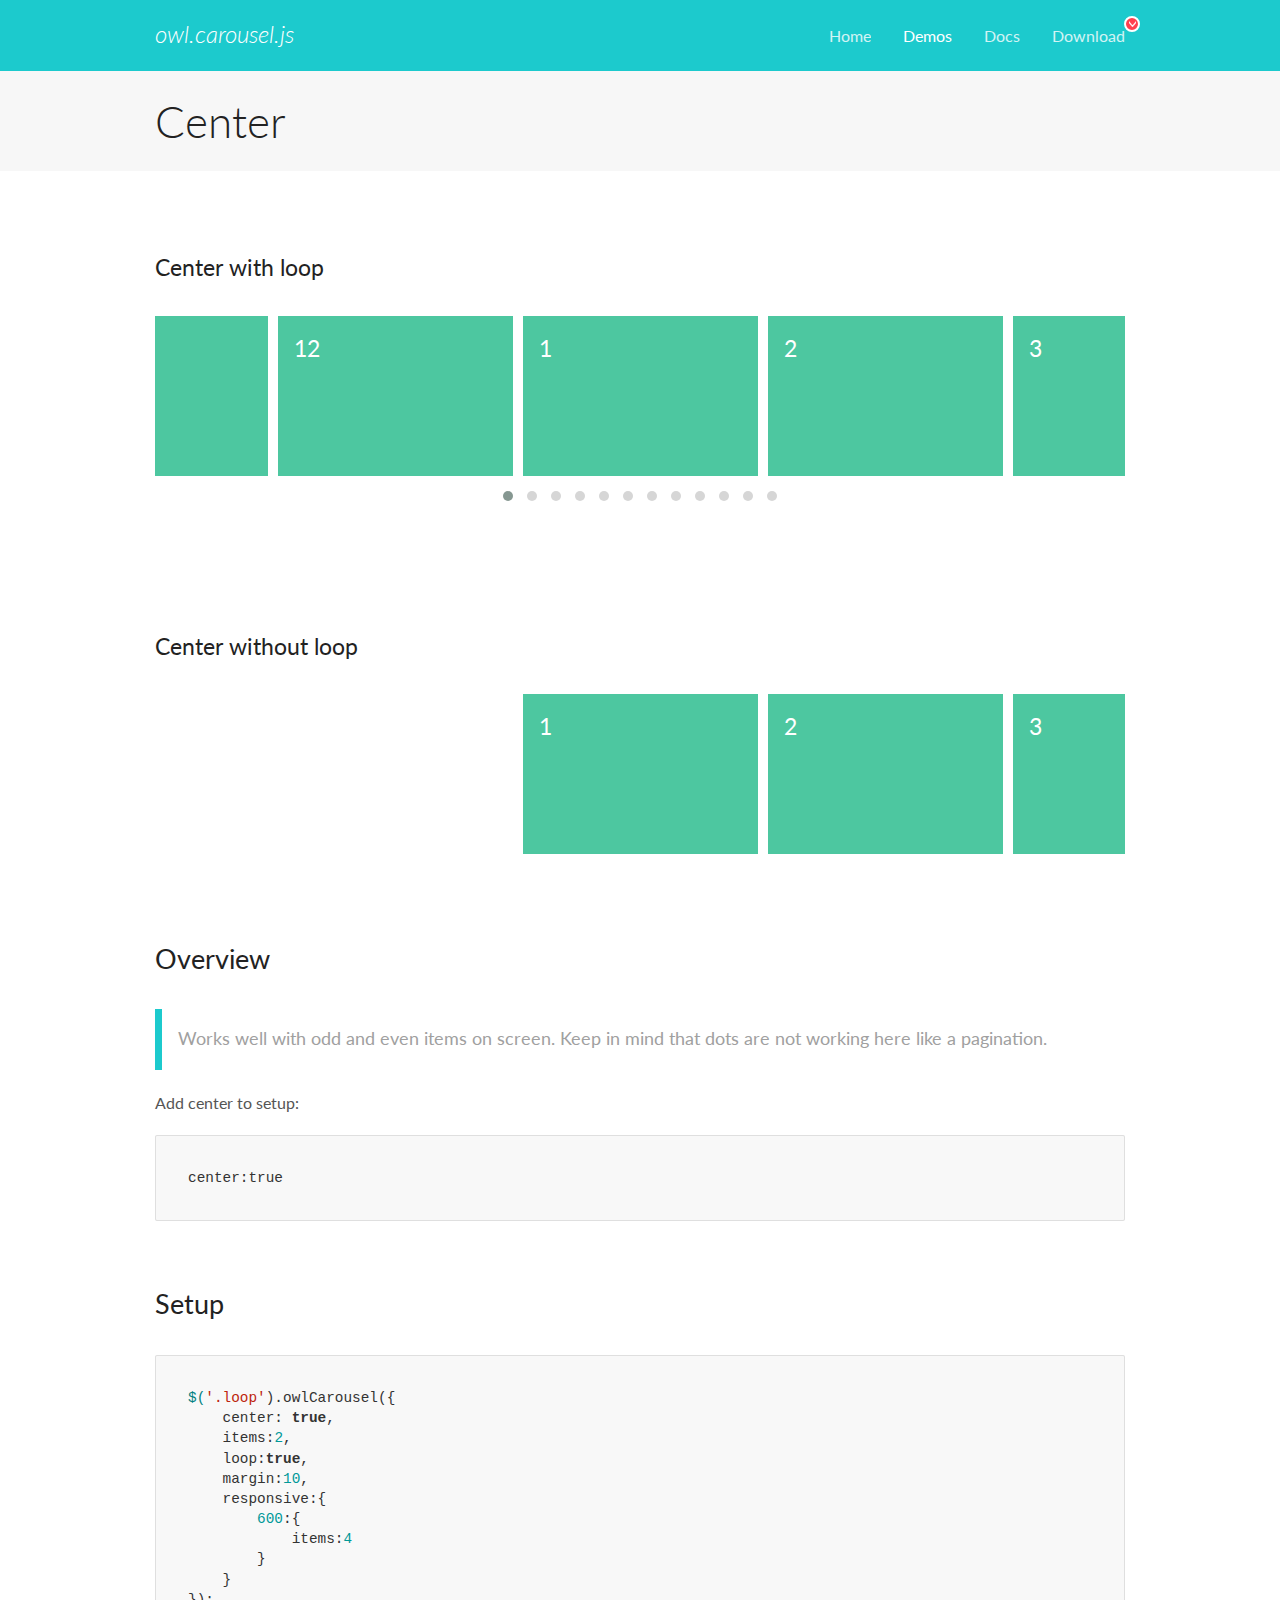
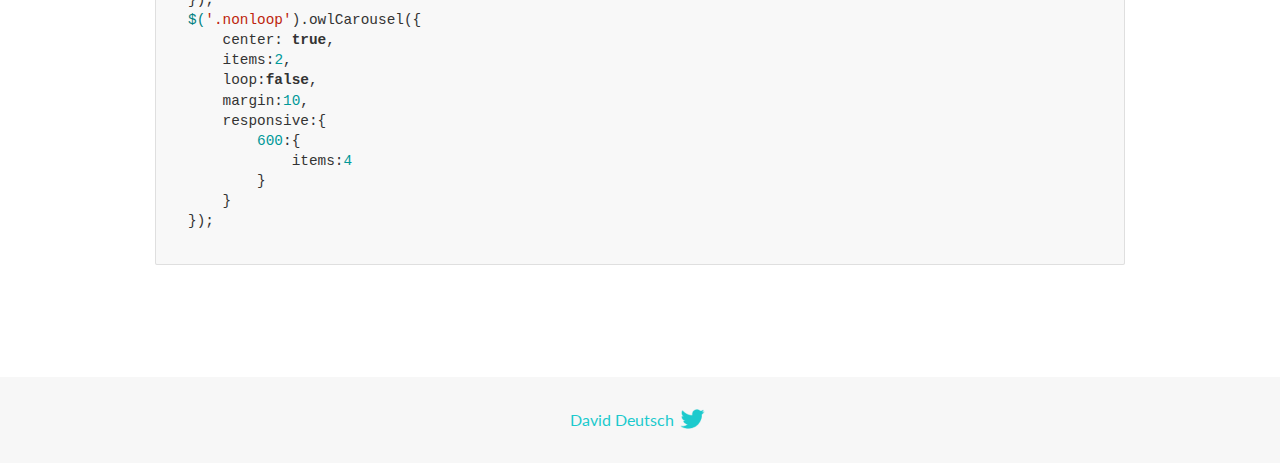
<file: OwlCarousel2-2.3.4/docs/demos/center.html>
<!DOCTYPE html>
<html lang="en">
  <head>

    <!-- head -->
    <meta charset="utf-8">
    <meta name="msapplication-tap-highlight" content="no" />
    <meta name="viewport" content="width=device-width, initial-scale=1.0" />
    <meta name="description" content="Center carousel">
    <meta name="author" content="David Deutsch">
    <title>
      Center Demo | Owl Carousel | 2.3.4
    </title>

    <!-- Stylesheets -->
    <link href='https://fonts.googleapis.com/css?family=Lato:300,400,700,400italic,300italic' rel='stylesheet' type='text/css'>
    <link rel="stylesheet" href="../assets/css/docs.theme.min.css">

    <!-- Owl Stylesheets -->
    <link rel="stylesheet" href="../assets/owlcarousel/assets/owl.carousel.min.css">
    <link rel="stylesheet" href="../assets/owlcarousel/assets/owl.theme.default.min.css">

    <!-- HTML5 shim and Respond.js IE8 support of HTML5 elements and media queries -->

    <!--[if lt IE 9]>
      <script src="https://oss.maxcdn.com/libs/html5shiv/3.7.0/html5shiv.js"></script>
      <script src="https://oss.maxcdn.com/libs/respond.js/1.3.0/respond.min.js"></script>
    <![endif]-->

    <!-- Favicons -->
    <link rel="apple-touch-icon-precomposed" sizes="144x144" href="../assets/ico/apple-touch-icon-144-precomposed.png">
    <link rel="shortcut icon" href="../assets/ico/favicon.png">
    <link rel="shortcut icon" href="favicon.ico">

    <!-- Yeah i know js should not be in header. Its required for demos.-->

    <!-- javascript -->
    <script src="../assets/vendors/jquery.min.js"></script>
    <script src="../assets/owlcarousel/owl.carousel.js"></script>
  </head>
  <body>

    <!-- header -->
    <header class="header">
      <div class="row">
        <div class="large-12 columns">
          <div class="brand left">
            <h3>
              <a href="/OwlCarousel2/">owl.carousel.js</a> 
            </h3>
          </div>
          <a id="toggle-nav" class="right">
            <span></span> <span></span> <span></span> 
          </a> 
          <div class="nav-bar">
            <ul class="clearfix">
              <li> <a href="/OwlCarousel2/index.html">Home</a>  </li>
              <li class="active">
                <a href="/OwlCarousel2/demos/demos.html">Demos</a> 
              </li>
              <li> <a href="/OwlCarousel2/docs/started-welcome.html">Docs</a>  </li>
              <li>
                <a href="https://github.com/OwlCarousel2/OwlCarousel2/archive/2.3.4.zip">Download</a> 
                <span class="download"></span> 
              </li>
            </ul>
          </div>
        </div>
      </div>
    </header>

    <!-- title -->
    <section class="title">
      <div class="row">
        <div class="large-12 columns">
          <h1>Center</h1>
        </div>
      </div>
    </section>

    <!--  Demos -->
    <section id="demos">
      <div class="row">
        <div class="large-12 columns">
          <h4 id="center-with-loop">Center with loop</h4>
          <div class="loop owl-carousel owl-theme">
            <div class="item">
              <h4>1</h4>
            </div>
            <div class="item">
              <h4>2</h4>
            </div>
            <div class="item">
              <h4>3</h4>
            </div>
            <div class="item">
              <h4>4</h4>
            </div>
            <div class="item">
              <h4>5</h4>
            </div>
            <div class="item">
              <h4>6</h4>
            </div>
            <div class="item">
              <h4>7</h4>
            </div>
            <div class="item">
              <h4>8</h4>
            </div>
            <div class="item">
              <h4>9</h4>
            </div>
            <div class="item">
              <h4>10</h4>
            </div>
            <div class="item">
              <h4>11</h4>
            </div>
            <div class="item">
              <h4>12</h4>
            </div>
          </div>
          <br>
          <h4 id="center-without-loop">Center without loop</h4>
          <div class="nonloop owl-carousel">
            <div class="item">
              <h4>1</h4>
            </div>
            <div class="item">
              <h4>2</h4>
            </div>
            <div class="item">
              <h4>3</h4>
            </div>
            <div class="item">
              <h4>4</h4>
            </div>
            <div class="item">
              <h4>5</h4>
            </div>
            <div class="item">
              <h4>6</h4>
            </div>
            <div class="item">
              <h4>7</h4>
            </div>
            <div class="item">
              <h4>8</h4>
            </div>
            <div class="item">
              <h4>9</h4>
            </div>
            <div class="item">
              <h4>10</h4>
            </div>
            <div class="item">
              <h4>11</h4>
            </div>
            <div class="item">
              <h4>12</h4>
            </div>
          </div>
          <h3 id="overview">Overview</h3>
          <blockquote>
            <p>Works well with odd and even items on screen. Keep in mind that dots are not working here like a pagination.</p>
          </blockquote>
          <p>Add center to setup:</p>
          <pre><code>center:true</code></pre>
          <h3 id="setup">Setup</h3>
          <pre><code>$(&#39;.loop&#39;).owlCarousel({
    center: true,
    items:2,
    loop:true,
    margin:10,
    responsive:{
        600:{
            items:4
        }
    }
});
$(&#39;.nonloop&#39;).owlCarousel({
    center: true,
    items:2,
    loop:false,
    margin:10,
    responsive:{
        600:{
            items:4
        }
    }
});</code></pre>
          <script>
            jQuery(document).ready(function($) {
              $('.loop').owlCarousel({
                center: true,
                items: 2,
                loop: true,
                margin: 10,
                responsive: {
                  600: {
                    items: 4
                  }
                }
              });
              $('.nonloop').owlCarousel({
                center: true,
                items: 2,
                loop: false,
                margin: 10,
                responsive: {
                  600: {
                    items: 4
                  }
                }
              });
            });
          </script>
        </div>
      </div>
    </section>

    <!-- footer -->
    <footer class="footer">
      <div class="row">
        <div class="large-12 columns">
          <h5>
            <a href="/OwlCarousel2/docs/support-contact.html">David Deutsch</a> 
            <a id="custom-tweet-button" href="https://twitter.com/share?url=https://github.com/OwlCarousel2/OwlCarousel2&text=Owl Carousel - This is so awesome! " target="_blank"></a> 
          </h5>
        </div>
      </div>
    </footer>

    <!-- vendors -->
    <script src="../assets/vendors/highlight.js"></script>
    <script src="../assets/js/app.js"></script>
  </body>
</html>
</file>
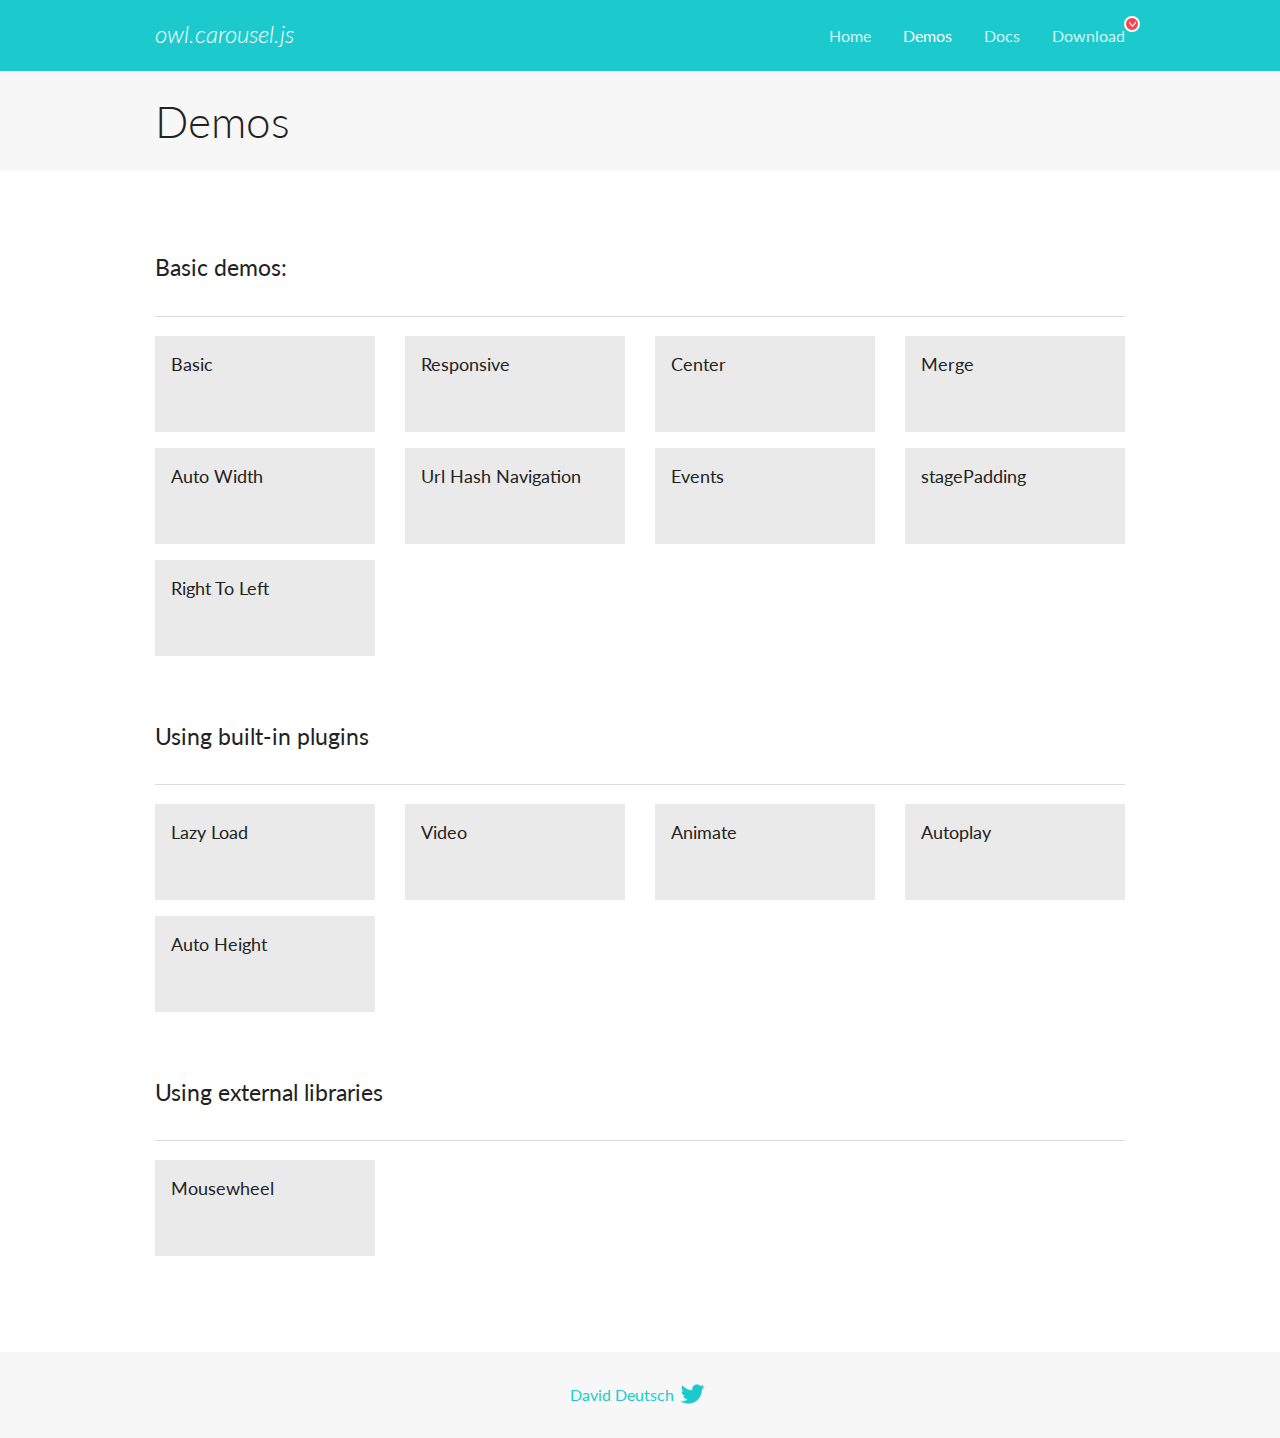
<file: OwlCarousel2-2.3.4/docs/demos/demos.html>
<!DOCTYPE html>
<html lang="en">
  <head>

    <!-- head -->
    <meta charset="utf-8">
    <meta name="msapplication-tap-highlight" content="no" />
    <meta name="viewport" content="width=device-width, initial-scale=1.0" />
    <meta name="description" content="A list of Owl Carousel examples.">
    <meta name="author" content="David Deutsch">
    <title>
      Demos | Owl Carousel | 2.3.4
    </title>

    <!-- Stylesheets -->
    <link href='https://fonts.googleapis.com/css?family=Lato:300,400,700,400italic,300italic' rel='stylesheet' type='text/css'>
    <link rel="stylesheet" href="../assets/css/docs.theme.min.css">

    <!-- Owl Stylesheets -->
    <link rel="stylesheet" href="../assets/owlcarousel/assets/owl.carousel.min.css">
    <link rel="stylesheet" href="../assets/owlcarousel/assets/owl.theme.default.min.css">

    <!-- HTML5 shim and Respond.js IE8 support of HTML5 elements and media queries -->

    <!--[if lt IE 9]>
      <script src="https://oss.maxcdn.com/libs/html5shiv/3.7.0/html5shiv.js"></script>
      <script src="https://oss.maxcdn.com/libs/respond.js/1.3.0/respond.min.js"></script>
    <![endif]-->

    <!-- Favicons -->
    <link rel="apple-touch-icon-precomposed" sizes="144x144" href="../assets/ico/apple-touch-icon-144-precomposed.png">
    <link rel="shortcut icon" href="../assets/ico/favicon.png">
    <link rel="shortcut icon" href="favicon.ico">

    <!-- Yeah i know js should not be in header. Its required for demos.-->

    <!-- javascript -->
    <script src="../assets/vendors/jquery.min.js"></script>
    <script src="../assets/owlcarousel/owl.carousel.js"></script>
  </head>
  <body>

    <!-- header -->
    <header class="header">
      <div class="row">
        <div class="large-12 columns">
          <div class="brand left">
            <h3>
              <a href="/OwlCarousel2/">owl.carousel.js</a> 
            </h3>
          </div>
          <a id="toggle-nav" class="right">
            <span></span> <span></span> <span></span> 
          </a> 
          <div class="nav-bar">
            <ul class="clearfix">
              <li> <a href="/OwlCarousel2/index.html">Home</a>  </li>
              <li class="active">
                <a href="/OwlCarousel2/demos/demos.html">Demos</a> 
              </li>
              <li> <a href="/OwlCarousel2/docs/started-welcome.html">Docs</a>  </li>
              <li>
                <a href="https://github.com/OwlCarousel2/OwlCarousel2/archive/2.3.4.zip">Download</a> 
                <span class="download"></span> 
              </li>
            </ul>
          </div>
        </div>
      </div>
    </header>

    <!-- title -->
    <section class="title">
      <div class="row">
        <div class="large-12 columns">
          <h1>Demos</h1>
        </div>
      </div>
    </section>

    <!--  Demos -->
    <section id="demos">
      <div class="row">
        <div class="large-12 columns">
          <h4 id="basic-demos-">Basic demos:</h4>
          <hr>
          <div class="demo-list">
            <div class="row">
              <div class="small-6 medium-4 large-3 columns">
                <a href="basic.html" class="demo-block">
                  <h5>Basic </h5>
                </a> 
              </div>
              <div class="small-6 medium-4 large-3 columns">
                <a href="responsive.html" class="demo-block">
                  <h5>Responsive </h5>
                </a> 
              </div>
              <div class="small-6 medium-4 large-3 columns">
                <a href="center.html" class="demo-block">
                  <h5>Center </h5>
                </a> 
              </div>
              <div class="small-6 medium-4 large-3 columns">
                <a href="merge.html" class="demo-block">
                  <h5>Merge </h5>
                </a> 
              </div>
              <div class="small-6 medium-4 large-3 columns">
                <a href="autowidth.html" class="demo-block">
                  <h5>Auto Width </h5>
                </a> 
              </div>
              <div class="small-6 medium-4 large-3 columns">
                <a href="urlhashnav.html" class="demo-block">
                  <h5>Url Hash Navigation </h5>
                </a> 
              </div>
              <div class="small-6 medium-4 large-3 columns">
                <a href="events.html" class="demo-block">
                  <h5>Events </h5>
                </a> 
              </div>
              <div class="small-6 medium-4 large-3 columns">
                <a href="stagepadding.html" class="demo-block">
                  <h5>stagePadding </h5>
                </a> 
              </div>
              <div class="small-6 medium-4 large-3 columns">
                <a href="rtl.html" class="demo-block">
                  <h5>Right To Left </h5>
                </a> 
              </div>
            </div>
          </div>
          <h4 id="using-built-in-plugins">Using built-in plugins</h4>
          <hr>
          <div class="demo-list">
            <div class="row">
              <div class="small-6 medium-4 large-3 columns">
                <a href="lazyLoad.html" class="demo-block">
                  <h5>Lazy Load </h5>
                </a> 
              </div>
              <div class="small-6 medium-4 large-3 columns">
                <a href="video.html" class="demo-block">
                  <h5>Video </h5>
                </a> 
              </div>
              <div class="small-6 medium-4 large-3 columns">
                <a href="animate.html" class="demo-block">
                  <h5>Animate </h5>
                </a> 
              </div>
              <div class="small-6 medium-4 large-3 columns">
                <a href="autoplay.html" class="demo-block">
                  <h5>Autoplay </h5>
                </a> 
              </div>
              <div class="small-6 medium-4 large-3 columns">
                <a href="autoheight.html" class="demo-block">
                  <h5>Auto Height </h5>
                </a> 
              </div>
            </div>
          </div>
          <h4 id="using-external-libraries">Using external libraries</h4>
          <hr>
          <div class="demo-list">
            <div class="row">
              <div class="small-6 medium-4 large-3 columns">
                <a href="mousewheel.html" class="demo-block">
                  <h5>Mousewheel </h5>
                </a> 
              </div>
            </div>
          </div>
        </div>
      </div>
    </section>

    <!-- footer -->
    <footer class="footer">
      <div class="row">
        <div class="large-12 columns">
          <h5>
            <a href="/OwlCarousel2/docs/support-contact.html">David Deutsch</a> 
            <a id="custom-tweet-button" href="https://twitter.com/share?url=https://github.com/OwlCarousel2/OwlCarousel2&text=Owl Carousel - This is so awesome! " target="_blank"></a> 
          </h5>
        </div>
      </div>
    </footer>

    <!-- vendors -->
    <script src="../assets/vendors/highlight.js"></script>
    <script src="../assets/js/app.js"></script>
  </body>
</html>
</file>
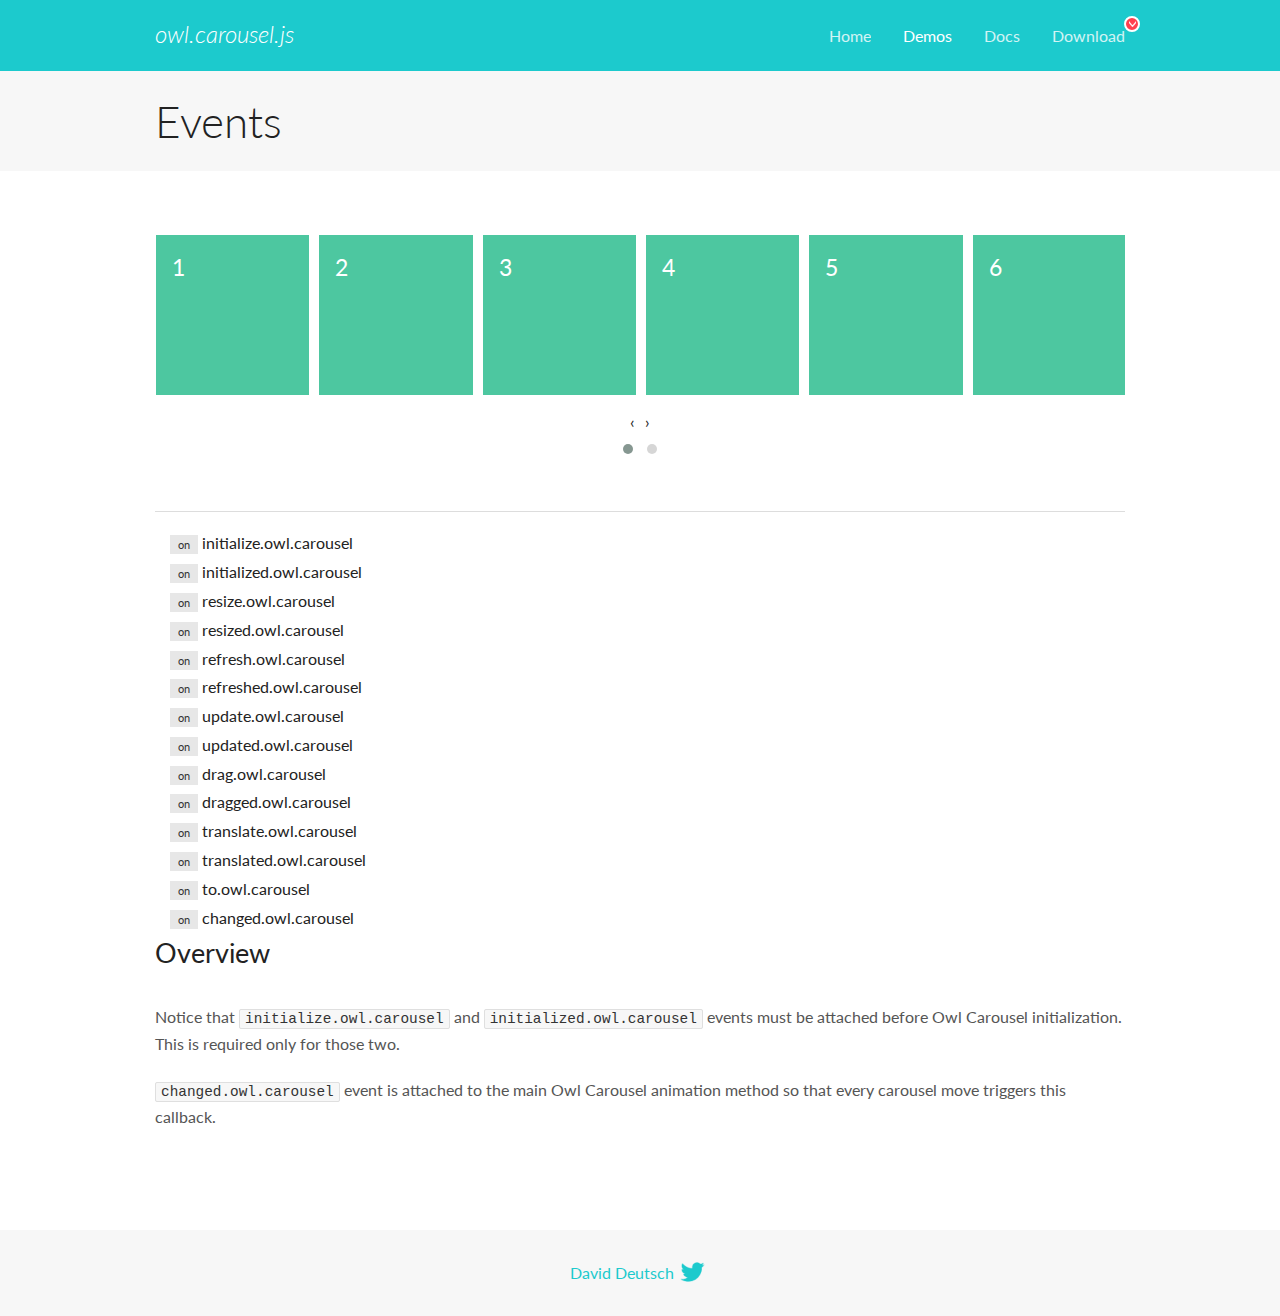
<file: OwlCarousel2-2.3.4/docs/demos/events.html>
<!DOCTYPE html>
<html lang="en">
  <head>

    <!-- head -->
    <meta charset="utf-8">
    <meta name="msapplication-tap-highlight" content="no" />
    <meta name="viewport" content="width=device-width, initial-scale=1.0" />
    <meta name="description" content="Events usage demo">
    <meta name="author" content="David Deutsch">
    <title>
      Events Demo | Owl Carousel | 2.3.4
    </title>

    <!-- Stylesheets -->
    <link href='https://fonts.googleapis.com/css?family=Lato:300,400,700,400italic,300italic' rel='stylesheet' type='text/css'>
    <link rel="stylesheet" href="../assets/css/docs.theme.min.css">

    <!-- Owl Stylesheets -->
    <link rel="stylesheet" href="../assets/owlcarousel/assets/owl.carousel.min.css">
    <link rel="stylesheet" href="../assets/owlcarousel/assets/owl.theme.default.min.css">

    <!-- HTML5 shim and Respond.js IE8 support of HTML5 elements and media queries -->

    <!--[if lt IE 9]>
      <script src="https://oss.maxcdn.com/libs/html5shiv/3.7.0/html5shiv.js"></script>
      <script src="https://oss.maxcdn.com/libs/respond.js/1.3.0/respond.min.js"></script>
    <![endif]-->

    <!-- Favicons -->
    <link rel="apple-touch-icon-precomposed" sizes="144x144" href="../assets/ico/apple-touch-icon-144-precomposed.png">
    <link rel="shortcut icon" href="../assets/ico/favicon.png">
    <link rel="shortcut icon" href="favicon.ico">

    <!-- Yeah i know js should not be in header. Its required for demos.-->

    <!-- javascript -->
    <script src="../assets/vendors/jquery.min.js"></script>
    <script src="../assets/owlcarousel/owl.carousel.js"></script>
  </head>
  <body>

    <!-- header -->
    <header class="header">
      <div class="row">
        <div class="large-12 columns">
          <div class="brand left">
            <h3>
              <a href="/OwlCarousel2/">owl.carousel.js</a> 
            </h3>
          </div>
          <a id="toggle-nav" class="right">
            <span></span> <span></span> <span></span> 
          </a> 
          <div class="nav-bar">
            <ul class="clearfix">
              <li> <a href="/OwlCarousel2/index.html">Home</a>  </li>
              <li class="active">
                <a href="/OwlCarousel2/demos/demos.html">Demos</a> 
              </li>
              <li> <a href="/OwlCarousel2/docs/started-welcome.html">Docs</a>  </li>
              <li>
                <a href="https://github.com/OwlCarousel2/OwlCarousel2/archive/2.3.4.zip">Download</a> 
                <span class="download"></span> 
              </li>
            </ul>
          </div>
        </div>
      </div>
    </header>

    <!-- title -->
    <section class="title">
      <div class="row">
        <div class="large-12 columns">
          <h1>Events</h1>
        </div>
      </div>
    </section>

    <!--  Demos -->
    <section id="demos">
      <div class="row">
        <div class="large-12 columns">
          <div class="owl-carousel owl-theme">
            <div class="item">
              <h4>1</h4>
            </div>
            <div class="item">
              <h4>2</h4>
            </div>
            <div class="item">
              <h4>3</h4>
            </div>
            <div class="item">
              <h4>4</h4>
            </div>
            <div class="item">
              <h4>5</h4>
            </div>
            <div class="item">
              <h4>6</h4>
            </div>
            <div class="item">
              <h4>7</h4>
            </div>
            <div class="item">
              <h4>8</h4>
            </div>
            <div class="item">
              <h4>9</h4>
            </div>
            <div class="item">
              <h4>10</h4>
            </div>
            <div class="item">
              <h4>11</h4>
            </div>
            <div class="item">
              <h4>12</h4>
            </div>
          </div>
          <hr>
          <div class="large-12 columns callbacks">
            <div><span class="label secondary initialize">on</span>  initialize.owl.carousel </div>
            <div><span class="label secondary initialized">on</span>  initialized.owl.carousel </div>
            <div><span class="label secondary resize">on</span>  resize.owl.carousel </div>
            <div><span class="label secondary resized">on</span>  resized.owl.carousel </div>
            <div><span class="label secondary refresh">on</span>  refresh.owl.carousel </div>
            <div><span class="label secondary refreshed">on</span>  refreshed.owl.carousel </div>
            <div><span class="label secondary update">on</span>  update.owl.carousel </div>
            <div><span class="label secondary updated">on</span>  updated.owl.carousel </div>
            <div><span class="label secondary drag">on</span>  drag.owl.carousel </div>
            <div><span class="label secondary dragged">on</span>  dragged.owl.carousel </div>
            <div><span class="label secondary translate">on</span>  translate.owl.carousel </div>
            <div><span class="label secondary translated">on</span>  translated.owl.carousel </div>
            <div><span class="label secondary to">on</span>  to.owl.carousel </div>
            <div><span class="label secondary changed">on</span>  changed.owl.carousel </div>
          </div>
          <h3 id="overview">Overview</h3>
          <p>Notice that <code>initialize.owl.carousel</code> and <code>initialized.owl.carousel</code> events must be attached before Owl Carousel initialization. This is required only for those two.</p>
          <p><code>changed.owl.carousel</code> event is attached to the main Owl Carousel animation method so that every carousel move triggers this callback.</p>
          <script>
            jQuery(document).ready(function($) {
              var owl = $('.owl-carousel');
              owl.on('initialize.owl.carousel initialized.owl.carousel ' +
                'initialize.owl.carousel initialize.owl.carousel ' +
                'resize.owl.carousel resized.owl.carousel ' +
                'refresh.owl.carousel refreshed.owl.carousel ' +
                'update.owl.carousel updated.owl.carousel ' +
                'drag.owl.carousel dragged.owl.carousel ' +
                'translate.owl.carousel translated.owl.carousel ' +
                'to.owl.carousel changed.owl.carousel',
                function(e) {
                  $('.' + e.type)
                    .removeClass('secondary')
                    .addClass('success');
                  window.setTimeout(function() {
                    $('.' + e.type)
                      .removeClass('success')
                      .addClass('secondary');
                  }, 500);
                });
              owl.owlCarousel({
                loop: true,
                nav: true,
                lazyLoad: true,
                margin: 10,
                video: true,
                responsive: {
                  0: {
                    items: 1
                  },
                  600: {
                    items: 3
                  },
                  960: {
                    items: 5,
                  },
                  1200: {
                    items: 6
                  }
                }
              });
            });
          </script>
        </div>
      </div>
    </section>

    <!-- footer -->
    <footer class="footer">
      <div class="row">
        <div class="large-12 columns">
          <h5>
            <a href="/OwlCarousel2/docs/support-contact.html">David Deutsch</a> 
            <a id="custom-tweet-button" href="https://twitter.com/share?url=https://github.com/OwlCarousel2/OwlCarousel2&text=Owl Carousel - This is so awesome! " target="_blank"></a> 
          </h5>
        </div>
      </div>
    </footer>

    <!-- vendors -->
    <script src="../assets/vendors/highlight.js"></script>
    <script src="../assets/js/app.js"></script>
  </body>
</html>
</file>
<file: css/style.css>
body {
  background: rgba(15, 17, 27, 0.8);
}

.top-nav {
  background-color: #262729;
}

.comp-name {
  margin-left: 9%;
}

#myCarousel {
  position: relative;

}
.container {
  overflow: hidden;
}

/* Make the image fully responsive */
.carousel-inner img {
  width: 100%;
  height: 100%;
}

.about-carousel {
  width: 100%;
  height: 100%;
}

.content {
  margin-top: 17em;
  margin-left: 6em;
  z-index: 1;
  width: 50%;
}

.image-carousel {
  position: relative;
  background-image: url("../assets/carousel-1.png");
  background-repeat: no-repeat;
  background-size: cover;
  background-position: center center;

}

.section-1-over-lay {
  position: absolute;
  top: 0;
  background-color: rgba(0, 0, 0, 0.3);
}

.section-2-over-lay {
  position: absolute;
  top: 0;
  left: 0;
  bottom: 0;
  right: 0;
  height: 100%;
  width: 100%;
  background-color: rgba(0, 0, 0, 0.4);
}




.section-2-img {
  position: relative;
  height: 100%;
  width: auto;

  background-image: url("../assets/card-1.png");
  background-repeat: no-repeat;
}

.section-2-img2 {
  position: relative;
  height: 100%;
  width: auto;
  background-image: url("../assets/card-2.png");
  background-repeat: no-repeat;
}

.section-2-img3 {
  position: relative;
  height: 100%;
  width: auto;
  background-image: url("../assets/card-3.png");
  background-repeat: no-repeat;
}

.line_height {

  line-height: 2;
}

.enviroment {
  height: 90%;
  width: 100%;
  background-image: url("../assets/enviroment.png");
  background-repeat: no-repeat;
}

.enviroment2 {
  height: 100%;
  width: 100%;
  background-color: #F3F3F3;

}

.sec-enviroment {
  height: 100%;
  width: 100%;
  background-color: #F3F3F3;
  position: relative;

}

.ababbaba {
  position: absolute;
  height: 43%;
  width: 35%;
  top: 150px;
  right: 250;


}

.OUR-MISSION {
  color: #F1384D;
  text-decoration: none;
}

.our-services {
  position: relative;
}


.p-service {
  font-size: 20px;

}

.our-ser {
  height: 400;

}

.OUR-MISSION-anchor {
  /* color: #F1384D; */
  text-decoration: none;
}

.bg-our-ser {
  background-image: url("../assets/bg-our-service.png");
  background-size: cover;
  background-position: center center;
  background-repeat: no-repeat;
}

.centered {
  font-size: 20px;
}

.centered-service {
  font-size: 16px;
}

.Helvetica {
  font-size: 40px;
  font-family: Helvetica 35, thin;
  font-weight: lighter;
}

/* --------------------------------------- */
.column {
  float: left;
  width: 33.33%;
}

/* Clearfix (clear floats) */
.row::after {
  content: "";
  clear: both;
  display: table;
}

/* --------------------------------------- */




.heading {
  font-size: 16px;
  color: #B0002D;
  font-family: Helvetica;
}

.card-heading {
  font-size: 18px;
  color: #B0002D;
  font-family: Helvetica;
  text-align: left;

}

.card-paragraph {
  color: #292929;
  font-size: 16px;
  font-weight: bolder;
  justify-content: left;
  text-align: left;
}

.card-paragraph-text {
  color: #A6A6A5;
  font-size: 16px;
  text-align: left;
}

.card-photo {
  border-radius: 50%;
  width: 50%;
  height: 100px;
  align-items: center;
}

.bg {
  /* The image used */
  background-image: url("");

  /* Full height */
  height: 100%;

  /* Center and scale the image nicely */
  background-position: center;
  background-repeat: no-repeat;
  background-size: cover;
}

.nav-link {
  font-size: 16px;
  font-family: Helvetica;
  text-decoration: none;
  color: #FFFFFF;
}

.links-foot {
  text-decoration: none;
  color: #FFFFFF;
}

.logo {
  margin-left: 6em;
  /* margin-right: 5em; */
}


.right-icons {
  margin-left: 4em;
  /* margin-right: 5em; */
}

#carousel {
  background: rgba(15, 17, 27, 0.8);

  /* opacity: 50%; */
}

.indicator-aboutus {
  margin-top: 20em;
}

.hr-color hr {
  background-color: white;
}

.links {
  margin-top: 4em;
  /* padding-top: 20px; */
}

.logo-icons {
  margin-top: 5em;
}

#owl-demo .item {
  background: #42bdc2;
  padding: 30px 0px;
  margin: 10px;
  color: #FFF;
  -webkit-border-radius: 3px;
  -moz-border-radius: 3px;
  border-radius: 3px;
  text-align: center;
}

.owl-nav {
  color: white;
}

.owl-stage {
  transition: all 0s ease 0s;
  width: 5880px;
  transform: translate3d(-1102px, 0px, 0px);
}



.quicks-links {
  margin-left: 190px;
}

.image-owl {
  width: 80em;
  height: auto;

}

.center {
  width: 40em;
  height: 100%;
}


.bg-footer {
  background-image: url("../assets/bg-footer.png");

  height: 400px;

  background-position: center;
  background-repeat: no-repeat;
  background-size: cover;
}

.footer {
  min-height: 400px;
}

footer {
  background: #333333;
  color: #aaa;

}

footer a {
  color: #aaa;
}

/* 
footer a:hover {
  color: #fff;
}

footer h3 {
  color: #0894d1;
  letter-spacing: 1px;
  margin: 30px 0 20px;
} */

/* footer .three-column {
  overflow: hidden;
} */

/* footer .three-column li {
  width: 33.3333%;
  float: left;
  padding: 5px 0;
} */

/* footer .socila-list {
  overflow: hidden;
  margin: 20px 0 10px;
}

footer .socila-list li {
  float: left;
  margin-right: 3px;
  opacity: 0.7;
  overflow: hidden;
  border-radius: 50%;
  transition: all 0.3s ease-in-out;
} */

/* footer .socila-list li:hover {
  opacity: 1;
} */

/* footer .img-thumbnail {
  background: rgba(0, 0, 0, 0.2);
  border: 1px solid #444;
  margin-bottom: 5px;
} */


/********* news *********/
.news {
  height: 450px;
  background-color: #F3F3F3;
  position: relative;
}

.news .latest-news {
  height: 300px;
  text-align: center;

}

.news .news-wrapper {
  position: absolute;
  width: 100%;
  top: -35%;
}

.news .news-padding {
  width: 100%;
  margin: 0 auto;

}

.news .owl-item .item {
  transform: translate3d(0, 0, 0);
  /* DO NOT REMEMBER WHERE TU PUT THIS, SEARCH FOR 3D ACCELERATION */
  margin: 50px 0;
  /* OVERWRITE PLUGIN MARGIN */
}

.news .news-slider .owl-item .item img {
  -webkit-transition: 0.3s;
  -webkit-box-shadow: 0 5px 10px 0 rgba(0, 0, 0, 0.1);
  box-shadow: 0 5px 10px 0 rgba(0, 0, 0, 0.1);
  -o-transition: 0.3s;
  transition: 0.3s;
  -webkit-transform: scale(0.8);
  -ms-transform: scale(0.8);
  transform: scale(0.8);
}

.news .news-slider .owl-item.center .item img {
  -webkit-transform: scale(1.15);
  -ms-transform: scale(1.15);
  transform: scale(1.15);
}

.news .news-slider .owl-nav {
  text-align: center;
}

.news .news-slider .owl-nav button {
  font-size: 24px;

  color: white;
}

.news .news-slider .owl-nav .owl-prev {

  position: absolute;
  top: 28%;
  margin-left: -80px !important;
  display: block !important;

}

.news .news-slider .owl-nav .owl-next {

  position: absolute;
  top: 28%;
  right: -80px !important;
  display: block !important;

}

@media screen and (max-width:1300px) {
  .news .news-slider .owl-nav .owl-prev {
    margin-left: 0px !important;
    left: -20px !important;
  }

  .news .news-slider .owl-nav .owl-next {
    right: -20px !important;
  }
}

@media screen and (max-width:576px) {
  .news .news-slider .owl-nav .owl-prev {
    margin-left: 0px !important;
    left: 0px !important;
  }

  .news .news-slider .owl-nav .owl-next {
    right: 0px !important;
  }
}

.owl-theme .owl-controls .owl-page {
  display: inline-block;
}

.owl-theme .owl-controls .owl-page span {
  background: none repeat scroll 0 0 #869791;
  border-radius: 20px;
  display: block;
  height: 12px;
  margin: 5px 7px;
  opacity: 0.5;
  width: 12px;
}

.owl-dots button i {
  position: absolute;
  z-index: 9999;
  width: 100%;
  height: 100%;
}

a {
  text-decoration: none;
}

.footer-over-lay {

  top: 0;
  background-color: rgba(0, 0, 0, 0.7);
}

/********* end of news *********/
</file>
<file: css/single-new.css>
.body-news {
    min-height: auto;
    background-color: #F3F3F3;
    margin: 0;
    top: 0;
    bottom: 0;
    right: 0;
    left: 0;
}

.img-single img {
    height: 60%;
}

.img-single {
    width: 100%;

}

.single {
    min-height: 100vh;
}

@media screen and (max-width: 929px) {
    .single {
        min-height: 60vh;
    }
}

.single-new-category {
    font-size: 18px;
    color: #292929;
}

.single-new-date {
    color: #A6A6A5;

}

.new-title {
    color: #F1384D;
    font-size: 50px;
}

.new-description {
    font-size: 50px;
    color: #292929;
}

.icons {
    border-radius: 6px;

    padding: 2px;
    margin-right: 2px;
    border: 1px solid #666666;

}

.share-on .icons:hover {
    background-color: #F1384D;
}

.title-description {
    color: #292929;
    font-size: 20px;
    text-align: left;
    font-weight: bolder;
    text-align: justify;
    text-justify: inter-word;
}

.description {
    padding-top: 2rem;
    text-align: justify;
    line-height: 1.8;
    /* margin-bottom: 10px; */
}
</file>
<file: css/news.css>
.cover-news {
    height: calc(100vh - 162px);

}

.bg-cover-news {
    height: calc(100vh - 162px);
    /* height: 100vh; */
    /* width: 100%; */
    background: url("../assets/bg-cover-news.png") center left;
    background-repeat: no-repeat;
    background-size: cover;

}

.news-cards {
    height: auto;
    padding: 50px 0px;
    background-color: #F3F3F3;

}

.news-cards .card-text:hover {
    color: red;
}

.news-cards .news-content .card-title:hover {
    color: red;
}

.news-cards .btn:hover {
    color: red;
}

.news-cards .img-fluid:hover {
    height: 304px;
}

.news-cards .news-card {
    height: 400px;
    margin-top: 80px;
}

.news-cards .nav-news {
    font-size: 16px;
    font-family: Helvetica;
    text-decoration: none;
    color: #666666;
}

.news-cards .card {
    border: none !important;
    background-color: transparent !important;
}

.news-right-arrow {
    color: #A6A6A5;

}

.news-cards .card-title {
    color: #A6A6A5
}

.news-cards .card-text {
    color: #292929;
    font-size: 18px;
}

.news-img-card {
    height: 80%;
}

.news-content {
    height: 40%;
    margin-bottom: 16px;
}

@media screen and (max-width: 929px) and (min-width: 767px) {
    .news-img-card {
        height: 40%;
    }
}

/* .load-more {
    

} */
.load-more{
  
  padding-top: 6em;
  
}
.our-news {
    color: #F1384D;
}

.our-latest-news {
    color: #F1384D;
    font-size: 50px;
}
.filterDiv {
  
    display: none;
  }
/* .show {
    display: block;
  } */
  .loading{
    display:none;
  }
 /* #loadMore a {
     display: inline-block;
 } */
 .noContent {
    color: #000 !important;
    background-color: transparent !important;
    pointer-events: none;
  }
</file>
